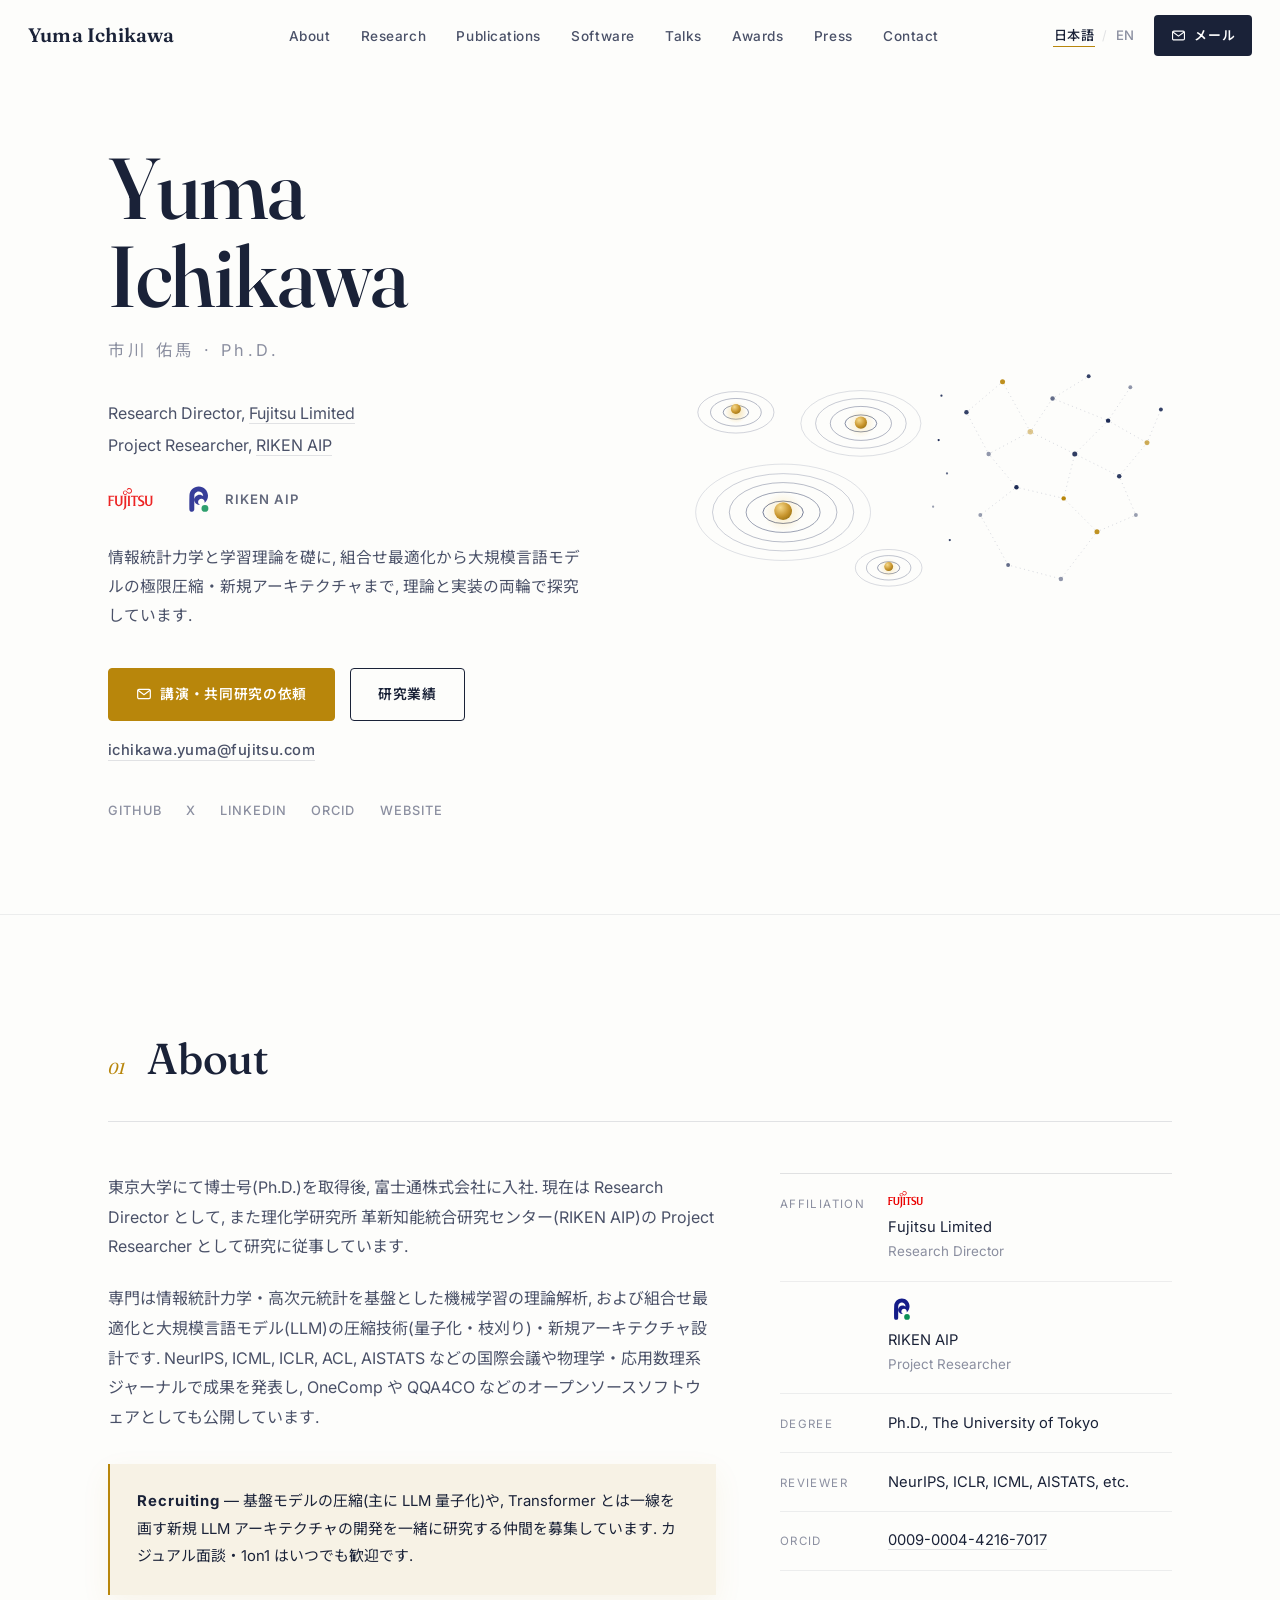
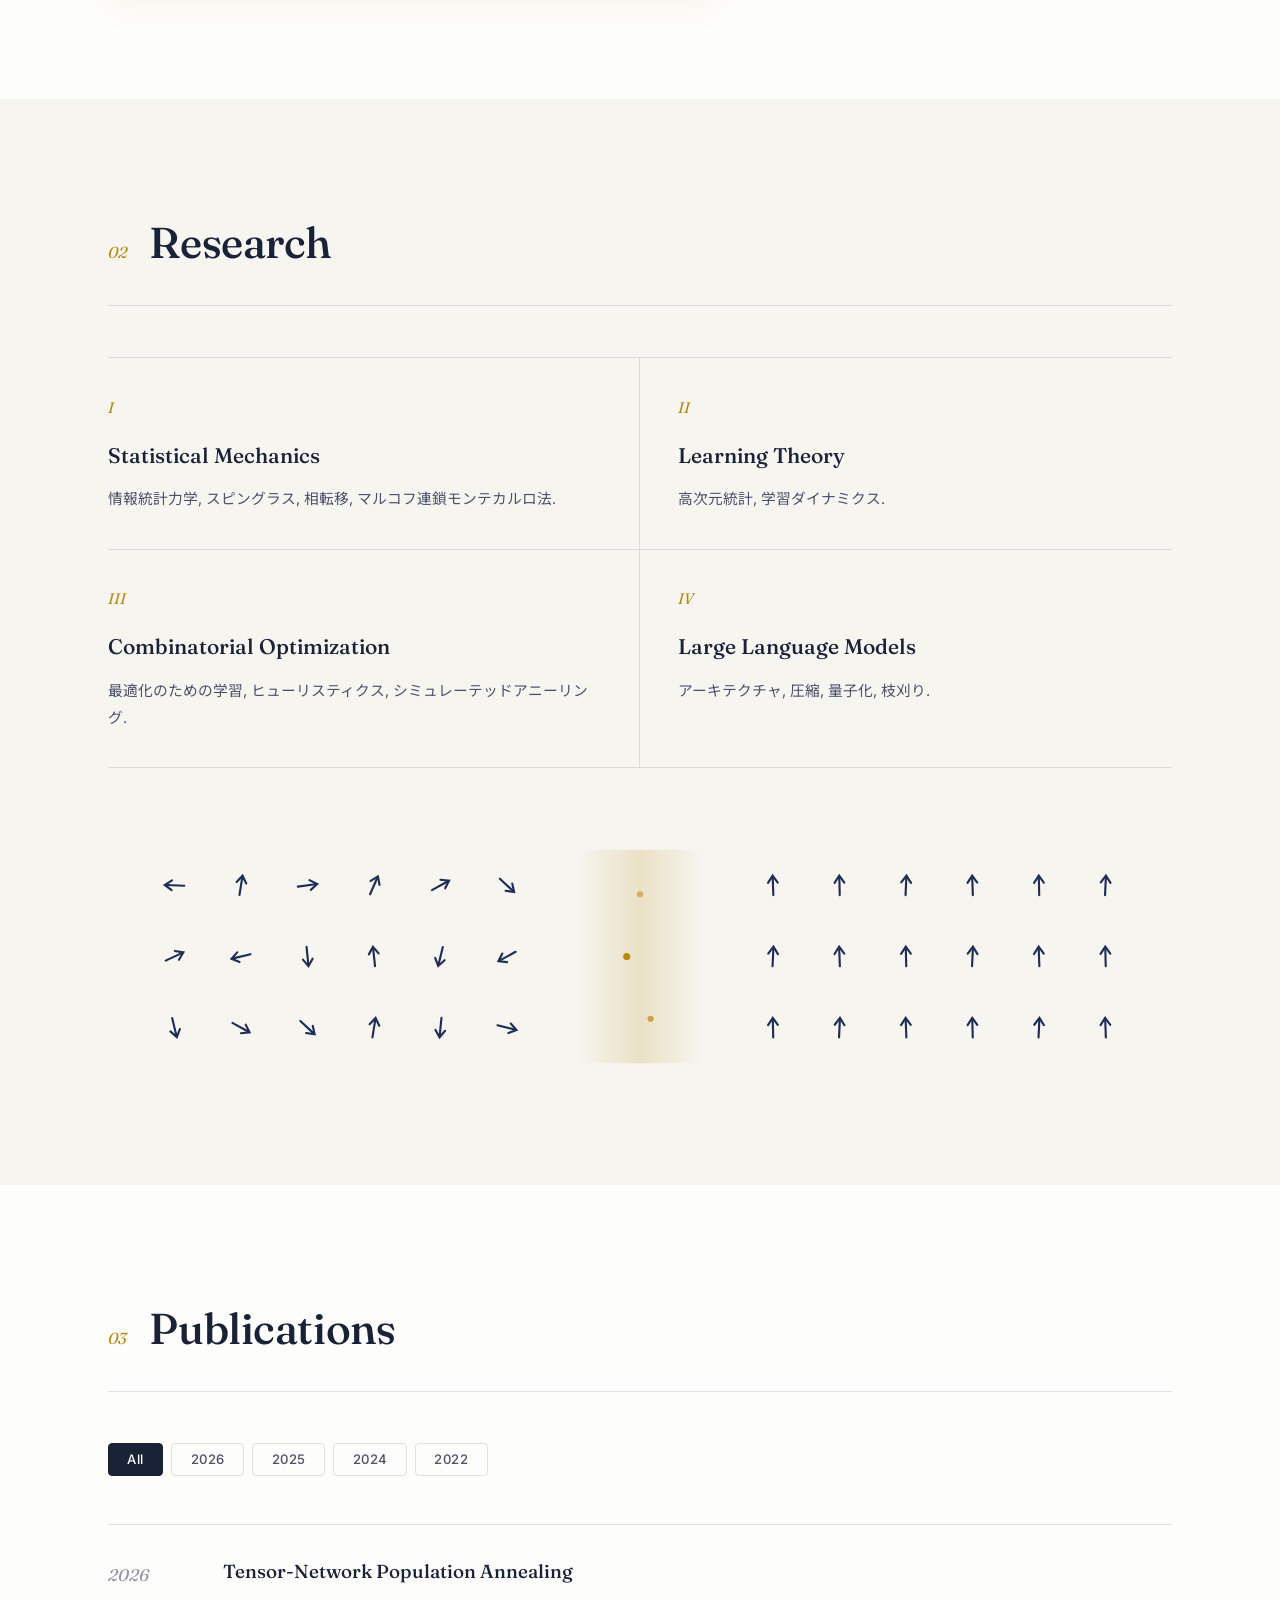
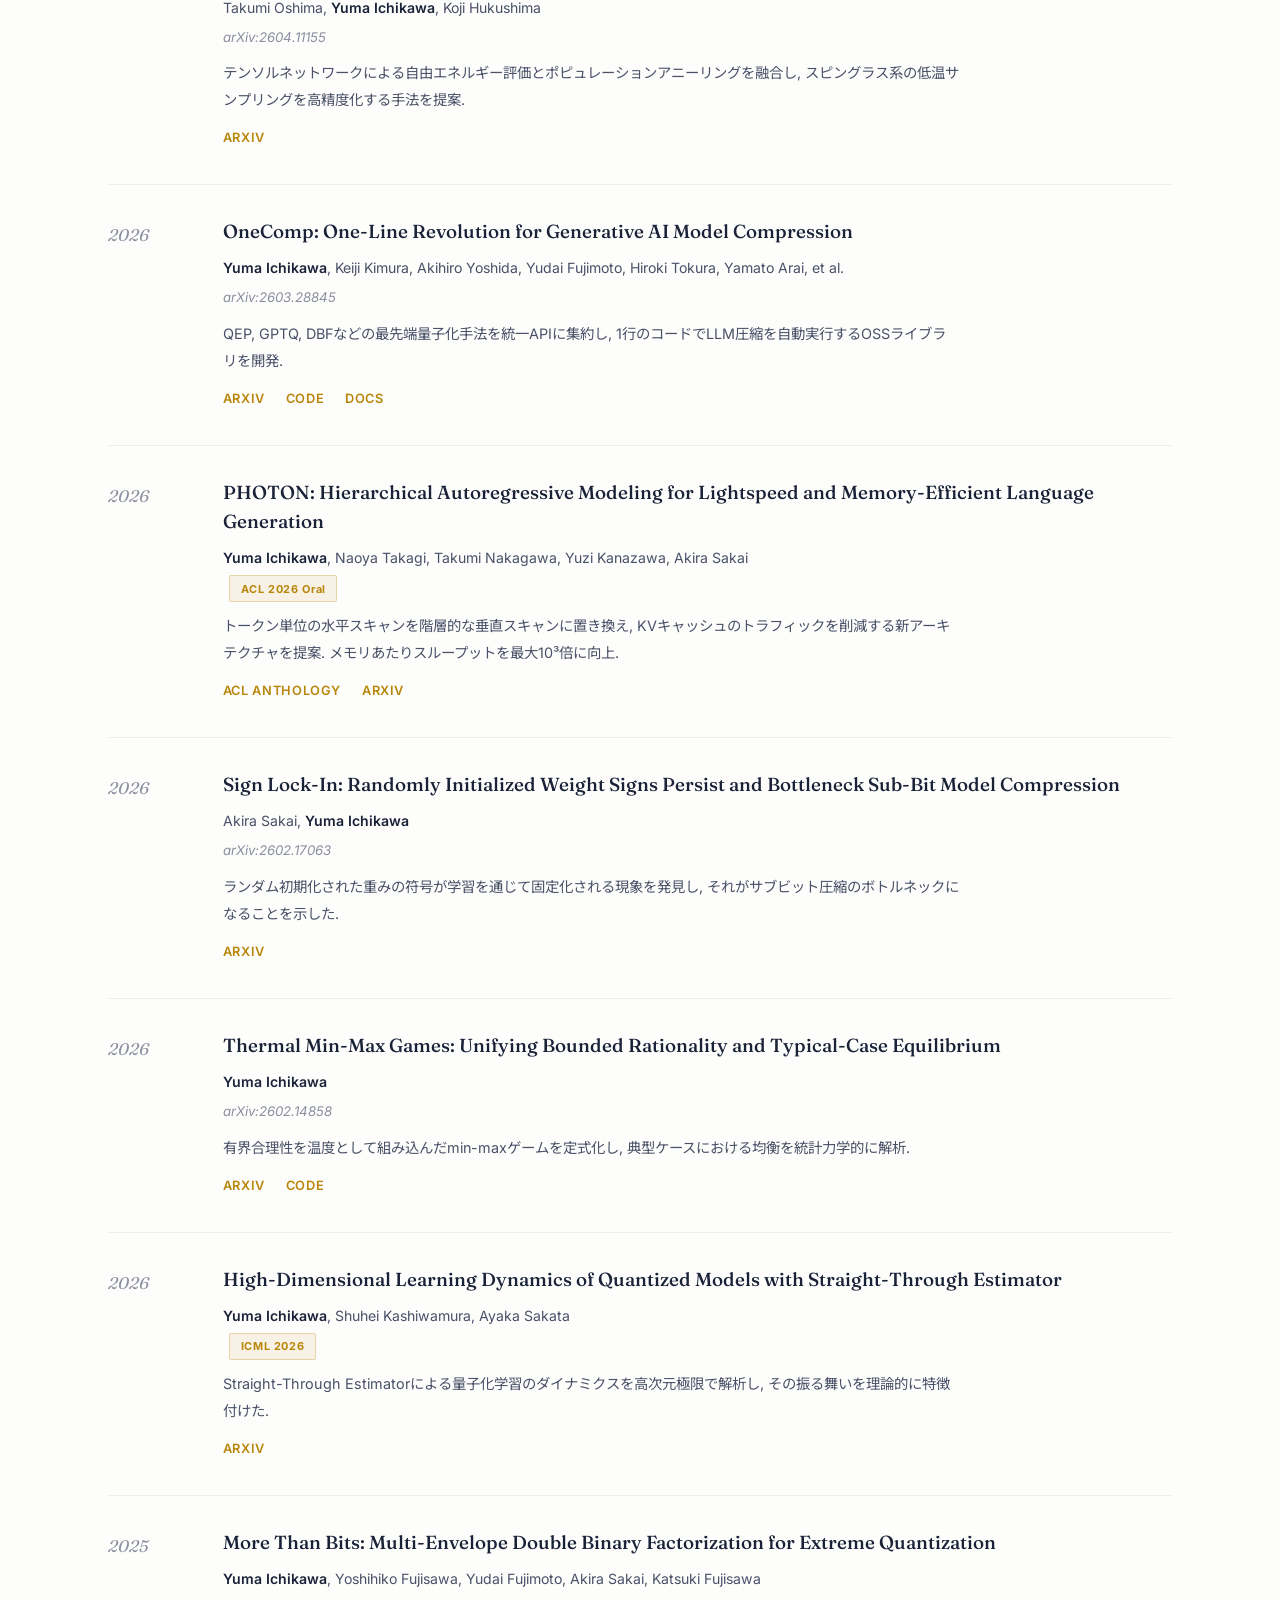
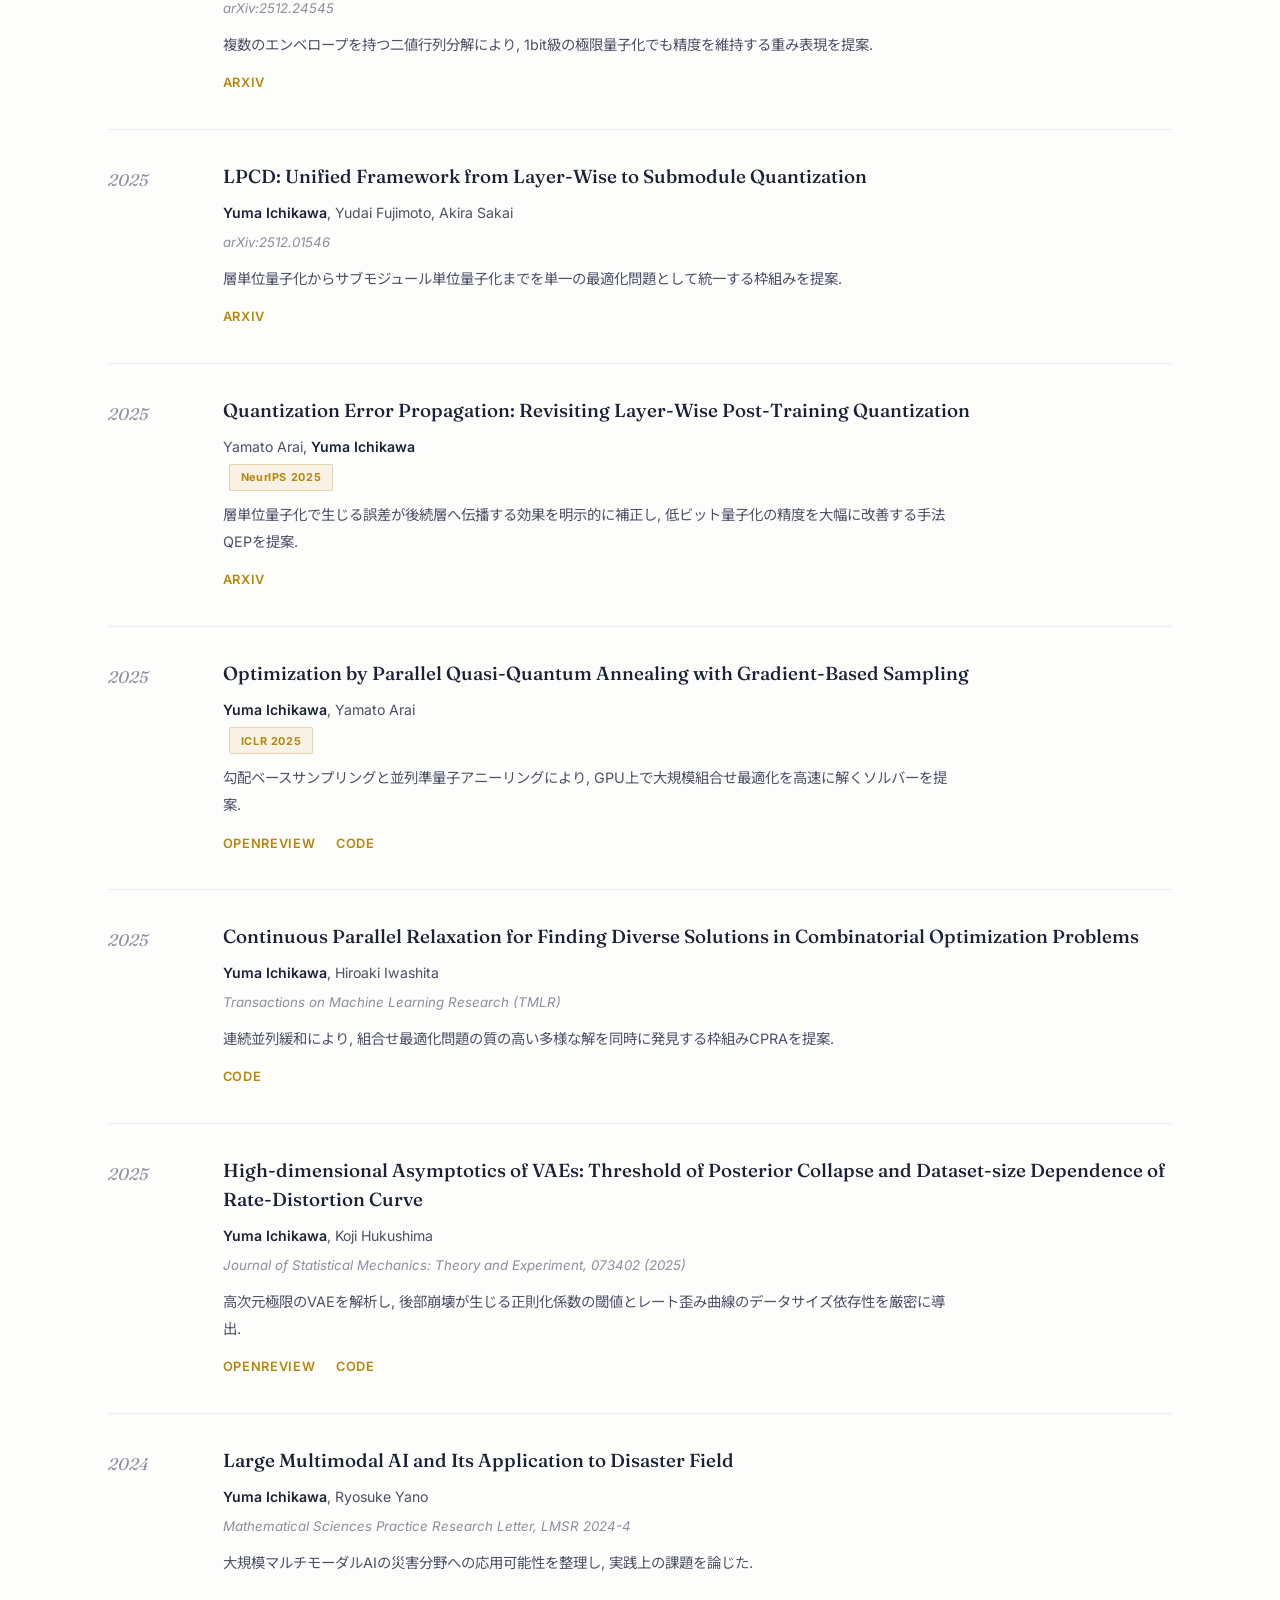
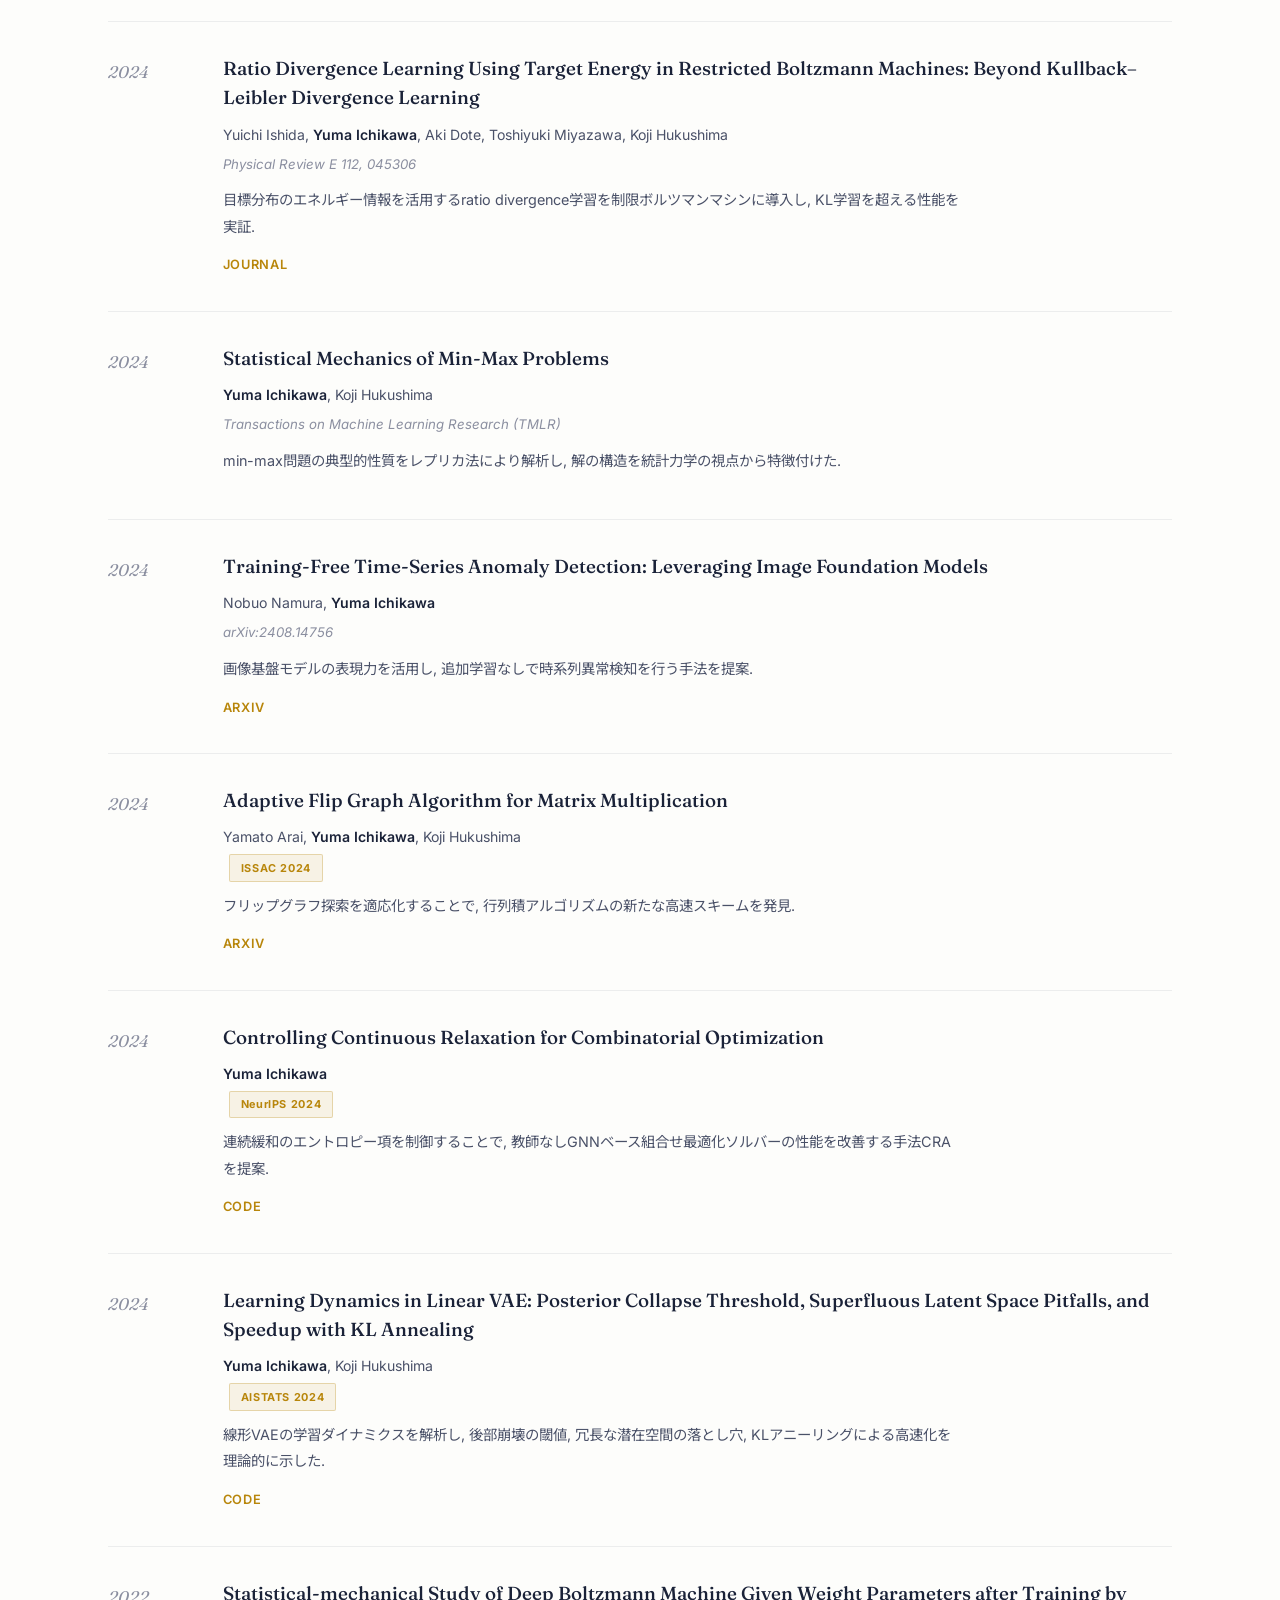
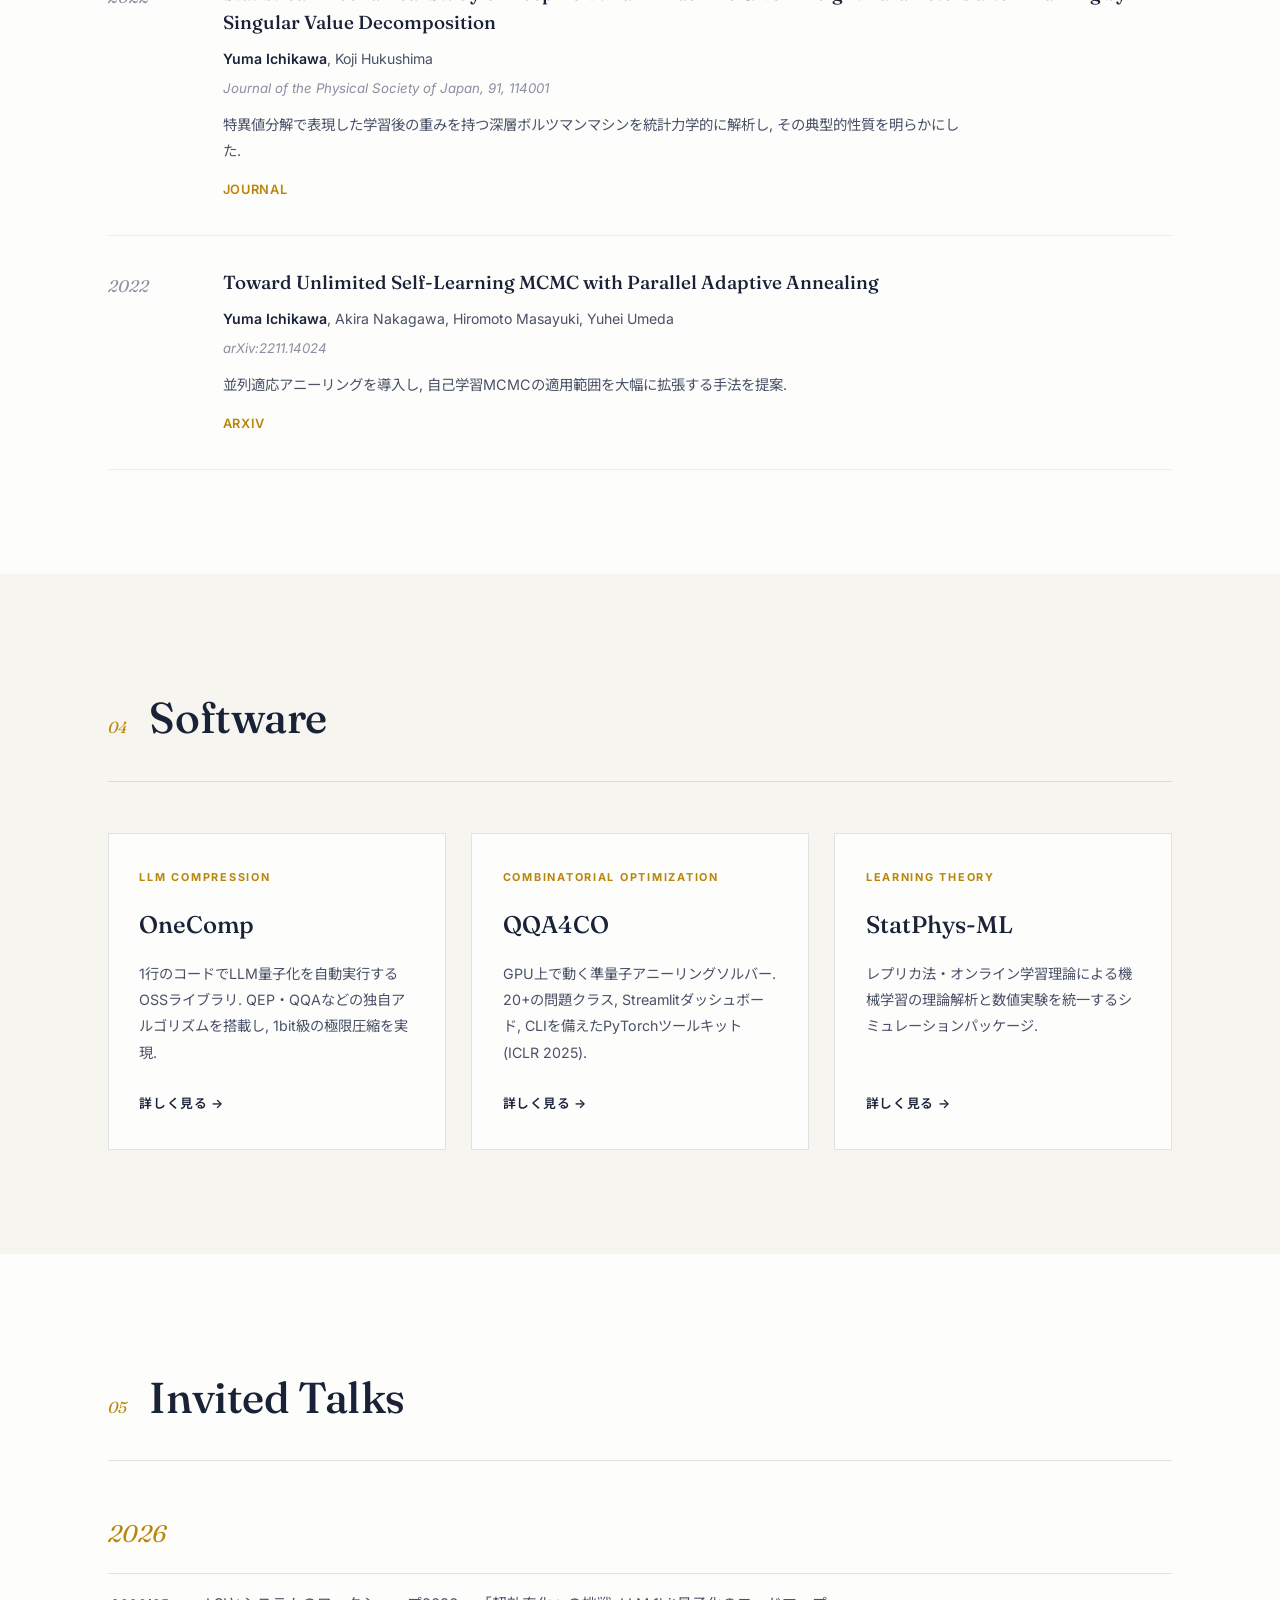
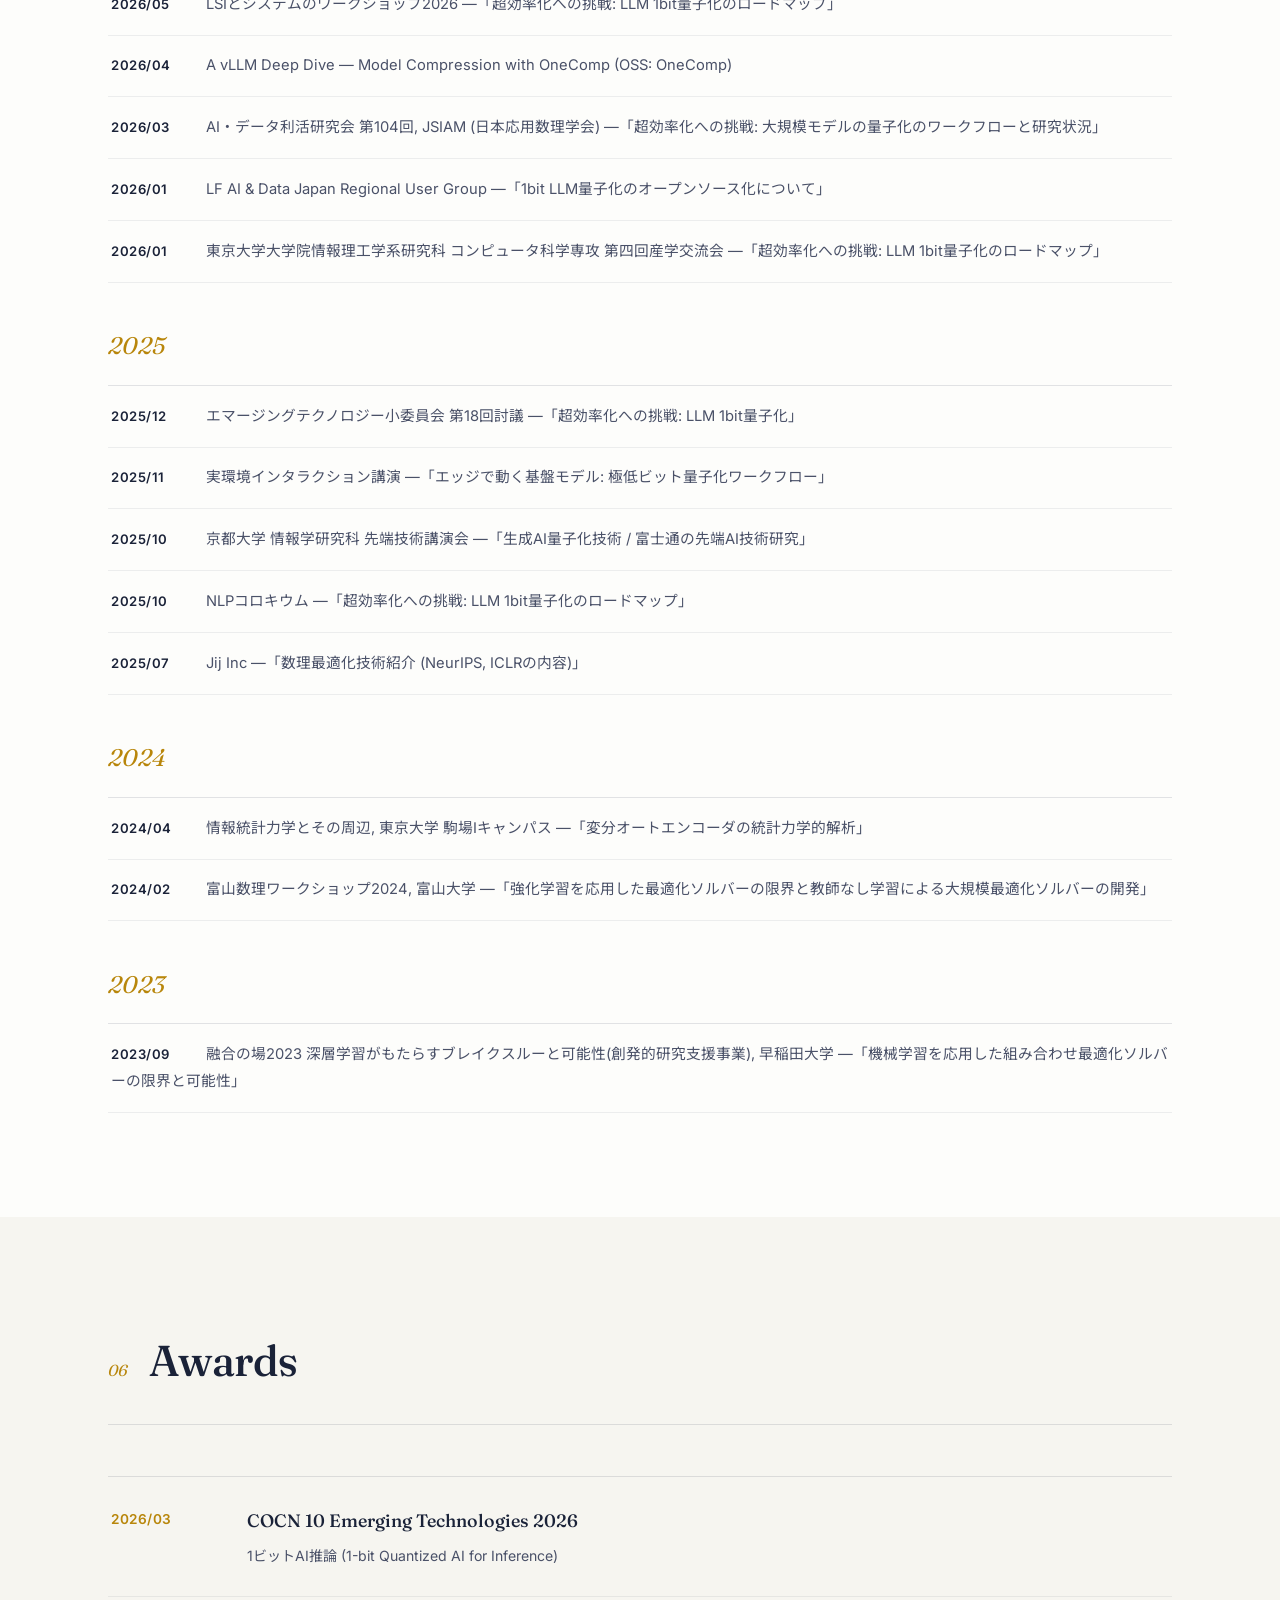
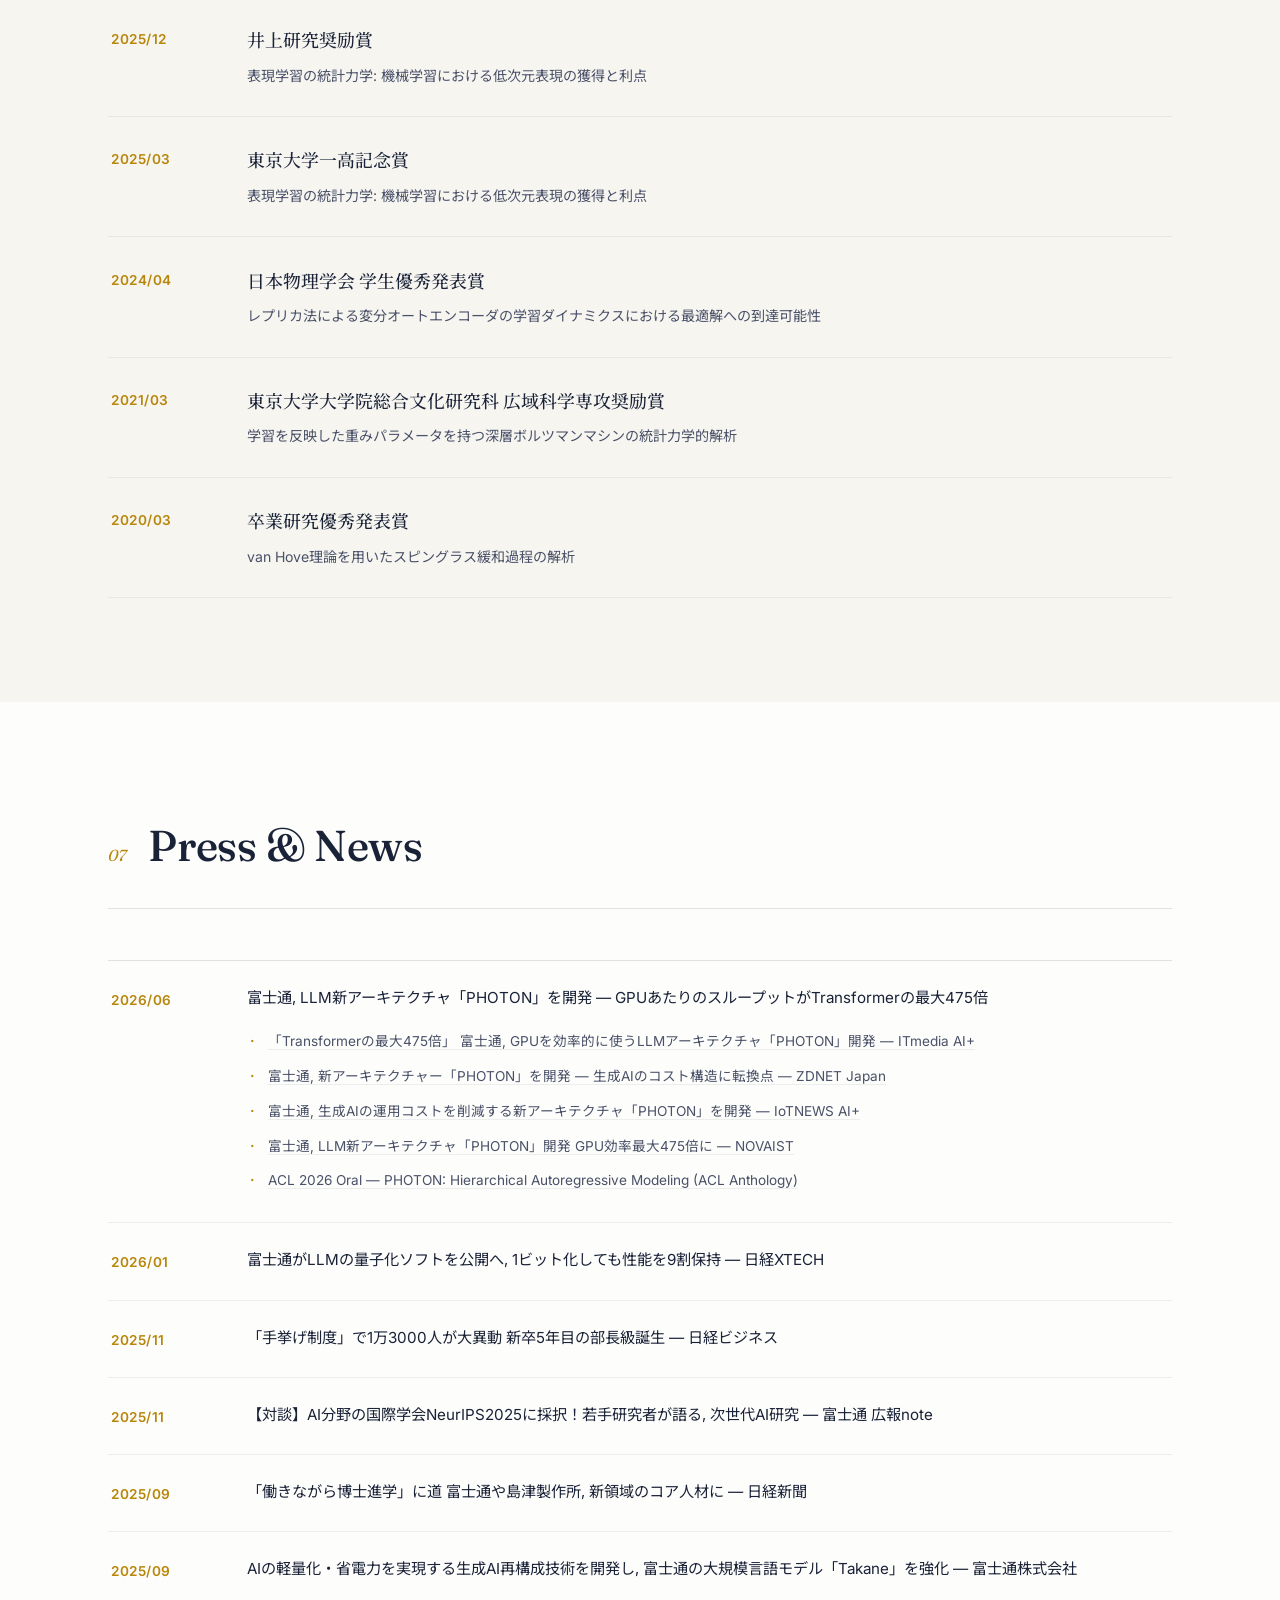
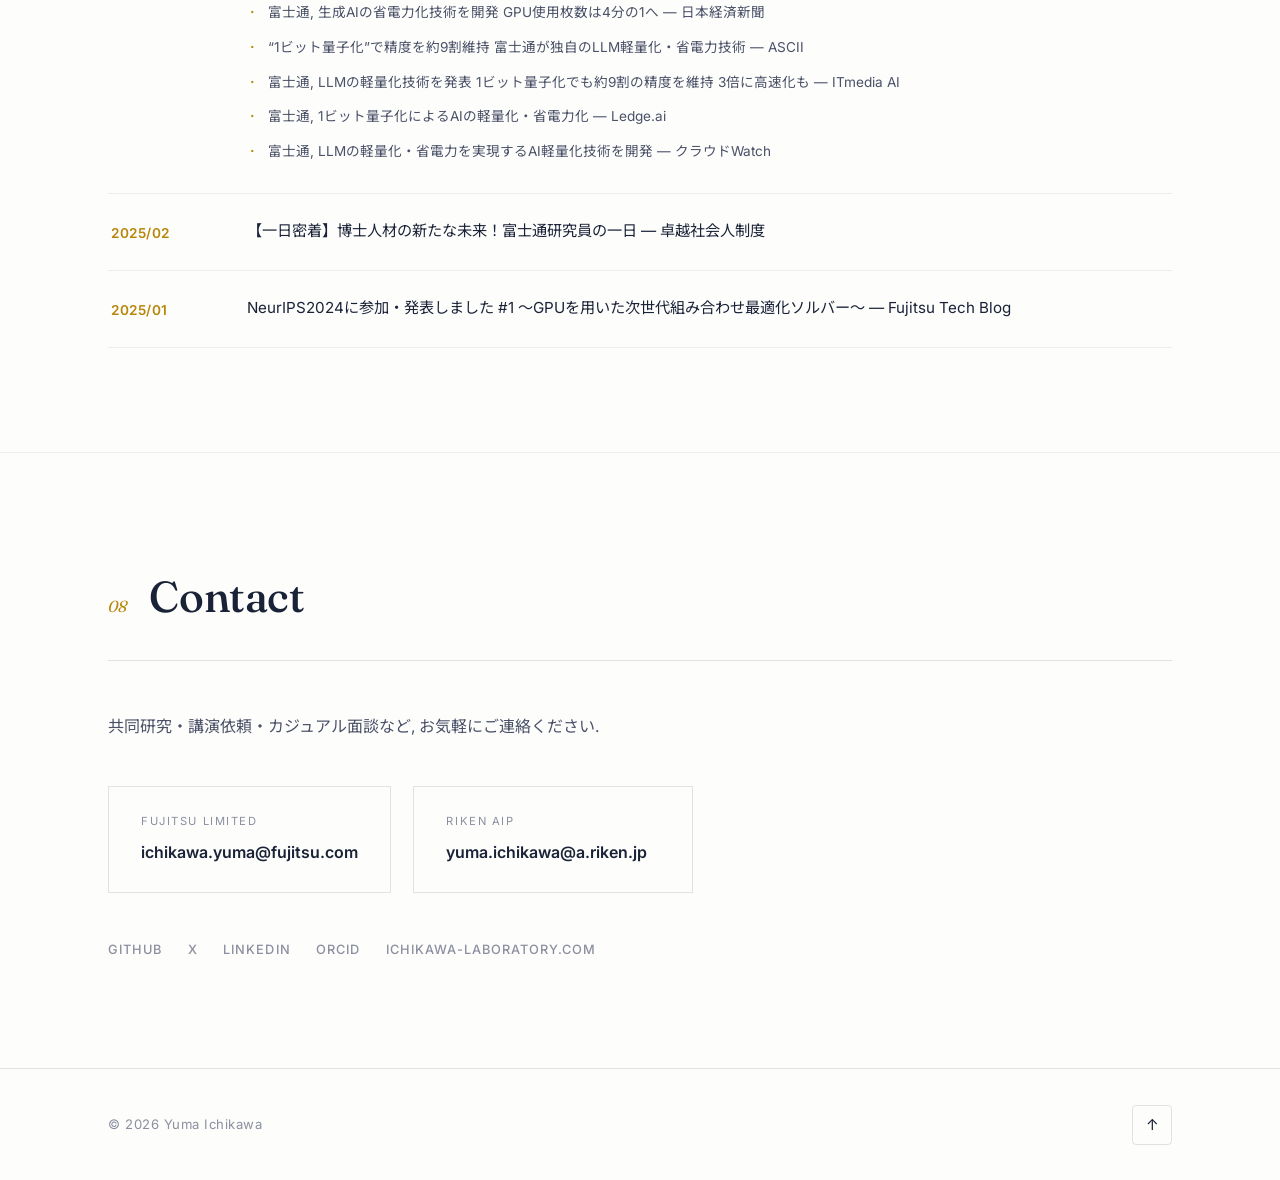
<file: index.html>
<!DOCTYPE html>
<html lang="ja" data-lang="ja">
<head>
<meta charset="UTF-8" />
<meta name="viewport" content="width=device-width, initial-scale=1.0" />
<title>Yuma Ichikawa, Ph.D.</title>
<meta name="description" content="Yuma Ichikawa (市川佑馬), Ph.D. — Research Director at Fujitsu Limited / Project Researcher at RIKEN AIP. Statistical Mechanics, Learning Theory, Combinatorial Optimization, LLM Compression." />
<meta name="theme-color" content="#fdfdfb" />

<meta property="og:title" content="Yuma Ichikawa, Ph.D." />
<meta property="og:description" content="Research Director, Fujitsu Limited / Project Researcher, RIKEN AIP. Statistical Mechanics, Learning Theory, Combinatorial Optimization, LLM Compression." />
<meta property="og:type" content="website" />
<meta property="og:image" content="https://yuma-ichikawa.github.io/assets/img/hero-landscape.png" />

<link rel="icon" type="image/svg+xml" href="assets/img/favicon.svg" />
<link rel="mask-icon" href="assets/img/favicon.svg" color="#1e2c56" />
<link rel="preconnect" href="https://fonts.googleapis.com" />
<link rel="preconnect" href="https://fonts.gstatic.com" crossorigin />
<link href="https://fonts.googleapis.com/css2?family=Fraunces:ital,opsz,wght@0,9..144,300..700;1,9..144,300..700&family=Inter:wght@400;500;600;700&family=Noto+Sans+JP:wght@400;500;700&family=Noto+Serif+JP:wght@500;600&display=swap" rel="stylesheet" />
<link rel="stylesheet" href="css/style.css" />
</head>
<body>

<div class="progress-bar" id="progressBar"></div>

<!-- ========== HEADER ========== -->
<header class="site-header" id="siteHeader">
  <nav class="nav container-wide">
    <a href="#home" class="wordmark">Yuma&nbsp;Ichikawa</a>

    <button class="nav-toggle" id="navToggle" aria-label="Menu" aria-expanded="false">
      <span></span><span></span>
    </button>

    <ul class="nav-links" id="navLinks">
      <li class="nav-mobile-only">
        <div class="lang-switch" role="group" aria-label="Language">
          <button class="lang-btn" data-set-lang="ja">日本語</button>
          <span class="lang-sep">/</span>
          <button class="lang-btn" data-set-lang="en">EN</button>
        </div>
      </li>
      <li><a href="#about" class="nav-link">About</a></li>
      <li><a href="#research" class="nav-link">Research</a></li>
      <li><a href="#publications" class="nav-link">Publications</a></li>
      <li><a href="software.html" class="nav-link">Software</a></li>
      <li><a href="#talks" class="nav-link">Talks</a></li>
      <li><a href="#awards" class="nav-link">Awards</a></li>
      <li><a href="#press" class="nav-link">Press</a></li>
      <li><a href="#contact" class="nav-link">Contact</a></li>
      <li class="nav-mobile-only">
        <a class="btn-mail" href="mailto:ichikawa.yuma@fujitsu.com">
          <svg viewBox="0 0 24 24" fill="none" stroke="currentColor" stroke-width="1.8" aria-hidden="true"><rect x="2.5" y="5" width="19" height="14" rx="2"/><path d="M3 6.5 12 13l9-6.5"/></svg>
          <span class="btn-mail-label"><span class="ja">メール</span><span class="en">Email</span></span>
        </a>
      </li>
    </ul>

    <div class="nav-right">
      <div class="lang-switch" role="group" aria-label="Language">
        <button class="lang-btn" id="langJa" data-set-lang="ja">日本語</button>
        <span class="lang-sep">/</span>
        <button class="lang-btn" id="langEn" data-set-lang="en">EN</button>
      </div>
      <a class="btn-mail" href="mailto:ichikawa.yuma@fujitsu.com">
        <svg viewBox="0 0 24 24" fill="none" stroke="currentColor" stroke-width="1.8" aria-hidden="true"><rect x="2.5" y="5" width="19" height="14" rx="2"/><path d="M3 6.5 12 13l9-6.5"/></svg>
        <span class="btn-mail-label"><span class="ja">メール</span><span class="en">Email</span></span>
      </a>
    </div>
  </nav>
</header>

<main>

  <!-- ========== HERO ========== -->
  <section class="hero" id="home">
    <div class="container hero-grid">
      <div class="hero-copy">
        <h1 class="hero-name reveal">Yuma<br />Ichikawa</h1>
        <p class="hero-name-jp reveal"><span class="ja">市川 佑馬 &middot; Ph.D.</span><span class="en">Ph.D. (The University of Tokyo)</span></p>

        <p class="hero-role reveal">
          Research Director, <a href="https://www.fujitsu.com/" target="_blank" rel="noopener">Fujitsu Limited</a><br />
          Project Researcher, <a href="https://aip.riken.jp/" target="_blank" rel="noopener">RIKEN AIP</a>
        </p>

        <div class="hero-affil reveal" aria-label="Affiliations">
          <a href="https://www.fujitsu.com/" target="_blank" rel="noopener"><img class="hero-affil-fujitsu" src="assets/img/logo-fujitsu.svg" alt="Fujitsu" /></a>
          <a href="https://aip.riken.jp/" target="_blank" rel="noopener" class="hero-affil-riken"><img src="assets/img/logo-riken.svg" alt="RIKEN" /><span>RIKEN AIP</span></a>
        </div>

        <p class="hero-tagline reveal">
          <span class="ja">情報統計力学と学習理論を礎に, 組合せ最適化から大規模言語モデルの極限圧縮・新規アーキテクチャまで, 理論と実装の両輪で探究しています.</span>
          <span class="en">Grounded in statistical mechanics and learning theory, I explore everything from combinatorial optimization to extreme LLM compression and novel architectures — in both theory and practice.</span>
        </p>

        <div class="hero-actions reveal">
          <a href="mailto:ichikawa.yuma@fujitsu.com" class="btn btn-gold">
            <svg viewBox="0 0 24 24" fill="none" stroke="currentColor" stroke-width="1.8" aria-hidden="true"><rect x="2.5" y="5" width="19" height="14" rx="2"/><path d="M3 6.5 12 13l9-6.5"/></svg>
            <span class="ja">講演・共同研究の依頼</span><span class="en">Speaking &amp; Collaboration</span>
          </a>
          <a href="#publications" class="btn btn-line"><span class="ja">研究業績</span><span class="en">Publications</span></a>
        </div>

        <p class="hero-mail reveal">
          <a href="mailto:ichikawa.yuma@fujitsu.com">ichikawa.yuma@fujitsu.com</a>
        </p>

        <div class="hero-socials reveal">
          <a href="https://github.com/Yuma-Ichikawa" target="_blank" rel="noopener" aria-label="GitHub">GitHub</a>
          <a href="https://twitter.com/yuma_1_or" target="_blank" rel="noopener" aria-label="X">X</a>
          <a href="https://linkedin.com/in/ichikawayuma1111" target="_blank" rel="noopener" aria-label="LinkedIn">LinkedIn</a>
          <a href="https://orcid.org/0009-0004-4216-7017" target="_blank" rel="noopener" aria-label="ORCID">ORCID</a>
          <a href="https://ichikawa-laboratory.com/" target="_blank" rel="noopener" aria-label="Website">Website</a>
        </div>
      </div>

      <figure class="hero-art reveal">
        <img src="assets/img/hero-animated.svg" alt="Animated energy landscape flowing into a neural network" />
      </figure>
    </div>
  </section>

  <!-- ========== ABOUT ========== -->
  <section class="section" id="about">
    <div class="container">
      <div class="section-head reveal">
        <span class="section-no">01</span>
        <h2 class="section-title">About</h2>
      </div>

      <div class="about-grid">
        <div class="about-text reveal">
          <p>
            <span class="ja">東京大学にて博士号(Ph.D.)を取得後, 富士通株式会社に入社. 現在は Research Director として, また理化学研究所 革新知能統合研究センター(RIKEN AIP)の Project Researcher として研究に従事しています.</span>
            <span class="en">After receiving a Ph.D. from The University of Tokyo, I joined Fujitsu Limited, where I currently serve as a Research Director. I am also a Project Researcher at the RIKEN Center for Advanced Intelligence Project (AIP).</span>
          </p>
          <p>
            <span class="ja">専門は情報統計力学・高次元統計を基盤とした機械学習の理論解析, および組合せ最適化と大規模言語モデル(LLM)の圧縮技術(量子化・枝刈り)・新規アーキテクチャ設計です. NeurIPS, ICML, ICLR, ACL, AISTATS などの国際会議や物理学・応用数理系ジャーナルで成果を発表し, OneComp や QQA4CO などのオープンソースソフトウェアとしても公開しています.</span>
            <span class="en">My expertise lies in the theoretical analysis of machine learning via statistical mechanics and high-dimensional statistics, combinatorial optimization, and LLM compression (quantization and pruning) as well as novel architecture design. I publish at venues such as NeurIPS, ICML, ICLR, ACL, and AISTATS, and release open-source software including OneComp and QQA4CO.</span>
          </p>
          <div class="about-callout">
            <p>
              <span class="ja"><strong>Recruiting</strong> — 基盤モデルの圧縮(主に LLM 量子化)や, Transformer とは一線を画す新規 LLM アーキテクチャの開発を一緒に研究する仲間を募集しています. カジュアル面談・1on1 はいつでも歓迎です.</span>
              <span class="en"><strong>Recruiting</strong> — We are looking for researchers to advance foundation-model compression (primarily quantization) and to build next-generation, non-Transformer LLMs. Casual chats and 1-on-1s are always welcome.</span>
            </p>
          </div>
        </div>

        <aside class="about-facts reveal">
          <dl>
            <div><dt>Affiliation</dt><dd><img class="aff-logo aff-logo-fujitsu" src="assets/img/logo-fujitsu.svg" alt="Fujitsu" />Fujitsu Limited<br /><span class="muted">Research Director</span></dd></div>
            <div><dt></dt><dd><img class="aff-logo aff-logo-riken" src="assets/img/logo-riken.svg" alt="RIKEN" />RIKEN AIP<br /><span class="muted">Project Researcher</span></dd></div>
            <div><dt>Degree</dt><dd>Ph.D., The University of Tokyo</dd></div>
            <div><dt>Reviewer</dt><dd>NeurIPS, ICLR, ICML, AISTATS, etc.</dd></div>
            <div><dt>ORCID</dt><dd><a href="https://orcid.org/0009-0004-4216-7017" target="_blank" rel="noopener">0009-0004-4216-7017</a></dd></div>
          </dl>
        </aside>
      </div>
    </div>
  </section>

  <!-- ========== RESEARCH ========== -->
  <section class="section section-tinted" id="research">
    <div class="container">
      <div class="section-head reveal">
        <span class="section-no">02</span>
        <h2 class="section-title">Research</h2>
      </div>

      <div class="research-grid">
        <article class="research-card reveal">
          <span class="research-index">I</span>
          <h3>Statistical Mechanics</h3>
          <p>
            <span class="ja">情報統計力学, スピングラス, 相転移, マルコフ連鎖モンテカルロ法.</span>
            <span class="en">Information statistical mechanics, spin glasses, phase transitions, Markov chain Monte Carlo.</span>
          </p>
        </article>
        <article class="research-card reveal">
          <span class="research-index">II</span>
          <h3>Learning Theory</h3>
          <p>
            <span class="ja">高次元統計, 学習ダイナミクス.</span>
            <span class="en">High-dimensional statistics, learning dynamics.</span>
          </p>
        </article>
        <article class="research-card reveal">
          <span class="research-index">III</span>
          <h3>Combinatorial Optimization</h3>
          <p>
            <span class="ja">最適化のための学習, ヒューリスティクス, シミュレーテッドアニーリング.</span>
            <span class="en">Learning for optimization, heuristics, simulated annealing.</span>
          </p>
        </article>
        <article class="research-card reveal">
          <span class="research-index">IV</span>
          <h3>Large Language Models</h3>
          <p>
            <span class="ja">アーキテクチャ, 圧縮, 量子化, 枝刈り.</span>
            <span class="en">Architecture, compression, quantization, pruning.</span>
          </p>
        </article>
      </div>

      <figure class="research-banner reveal">
        <img src="assets/img/research-spins.svg" alt="Animated spins transitioning from disorder to order across a critical point" loading="lazy" />
      </figure>
    </div>
  </section>

  <!-- ========== PUBLICATIONS ========== -->
  <section class="section" id="publications">
    <div class="container">
      <div class="section-head reveal">
        <span class="section-no">03</span>
        <h2 class="section-title">Publications</h2>
      </div>

      <div class="year-filter reveal" id="pubFilter">
        <button class="chip is-active" data-year="all">All</button>
        <button class="chip" data-year="2026">2026</button>
        <button class="chip" data-year="2025">2025</button>
        <button class="chip" data-year="2024">2024</button>
        <button class="chip" data-year="2022">2022</button>
      </div>

      <div class="pub-list" id="pubList">

        <article class="pub-item reveal" data-year="2026">
          <span class="pub-year">2026</span>
          <div class="pub-body">
            <h3 class="pub-title">Tensor-Network Population Annealing</h3>
            <p class="pub-authors">Takumi Oshima, <strong>Yuma Ichikawa</strong>, Koji Hukushima</p>
            <p class="pub-venue">arXiv:2604.11155</p>
            <p class="pub-desc">
              <span class="ja">テンソルネットワークによる自由エネルギー評価とポピュレーションアニーリングを融合し, スピングラス系の低温サンプリングを高精度化する手法を提案.</span>
              <span class="en">Combines tensor-network free-energy estimation with population annealing to achieve accurate low-temperature sampling of spin-glass systems.</span>
            </p>
            <div class="pub-links"><a href="https://arxiv.org/abs/2604.11155" target="_blank" rel="noopener">arXiv</a></div>
          </div>
        </article>

        <article class="pub-item reveal" data-year="2026">
          <span class="pub-year">2026</span>
          <div class="pub-body">
            <h3 class="pub-title">OneComp: One-Line Revolution for Generative AI Model Compression</h3>
            <p class="pub-authors"><strong>Yuma Ichikawa</strong>, Keiji Kimura, Akihiro Yoshida, Yudai Fujimoto, Hiroki Tokura, Yamato Arai, et al.</p>
            <p class="pub-venue">arXiv:2603.28845</p>
            <p class="pub-desc">
              <span class="ja">QEP, GPTQ, DBFなどの最先端量子化手法を統一APIに集約し, 1行のコードでLLM圧縮を自動実行するOSSライブラリを開発.</span>
              <span class="en">An OSS library unifying state-of-the-art quantization methods (QEP, GPTQ, DBF, etc.) behind a single API — compressing LLMs with one line of code.</span>
            </p>
            <div class="pub-links"><a href="https://arxiv.org/abs/2603.28845" target="_blank" rel="noopener">arXiv</a><a href="https://github.com/FujitsuResearch/OneCompression" target="_blank" rel="noopener">Code</a><a href="https://fujitsuresearch.github.io/OneCompression/" target="_blank" rel="noopener">Docs</a></div>
          </div>
        </article>

        <article class="pub-item reveal" data-year="2026">
          <span class="pub-year">2026</span>
          <div class="pub-body">
            <h3 class="pub-title">PHOTON: Hierarchical Autoregressive Modeling for Lightspeed and Memory-Efficient Language Generation</h3>
            <p class="pub-authors"><strong>Yuma Ichikawa</strong>, Naoya Takagi, Takumi Nakagawa, Yuzi Kanazawa, Akira Sakai</p>
            <p class="pub-venue"><span class="badge">ACL 2026 Oral</span></p>
            <p class="pub-desc">
              <span class="ja">トークン単位の水平スキャンを階層的な垂直スキャンに置き換え, KVキャッシュのトラフィックを削減する新アーキテクチャを提案. メモリあたりスループットを最大10³倍に向上.</span>
              <span class="en">Replaces horizontal token-by-token scanning with vertical, multi-resolution context scanning, cutting KV-cache traffic and yielding up to 10³× higher throughput per unit memory.</span>
            </p>
            <div class="pub-links"><a href="https://aclanthology.org/2026.acl-long.1778/" target="_blank" rel="noopener">ACL Anthology</a><a href="https://arxiv.org/abs/2512.20687" target="_blank" rel="noopener">arXiv</a></div>
          </div>
        </article>

        <article class="pub-item reveal" data-year="2026">
          <span class="pub-year">2026</span>
          <div class="pub-body">
            <h3 class="pub-title">Sign Lock-In: Randomly Initialized Weight Signs Persist and Bottleneck Sub-Bit Model Compression</h3>
            <p class="pub-authors">Akira Sakai, <strong>Yuma Ichikawa</strong></p>
            <p class="pub-venue">arXiv:2602.17063</p>
            <p class="pub-desc">
              <span class="ja">ランダム初期化された重みの符号が学習を通じて固定化される現象を発見し, それがサブビット圧縮のボトルネックになることを示した.</span>
              <span class="en">Discovers that randomly initialized weight signs persist through training, and shows this "sign lock-in" bottlenecks sub-bit model compression.</span>
            </p>
            <div class="pub-links"><a href="https://arxiv.org/abs/2602.17063" target="_blank" rel="noopener">arXiv</a></div>
          </div>
        </article>

        <article class="pub-item reveal" data-year="2026">
          <span class="pub-year">2026</span>
          <div class="pub-body">
            <h3 class="pub-title">Thermal Min-Max Games: Unifying Bounded Rationality and Typical-Case Equilibrium</h3>
            <p class="pub-authors"><strong>Yuma Ichikawa</strong></p>
            <p class="pub-venue">arXiv:2602.14858</p>
            <p class="pub-desc">
              <span class="ja">有界合理性を温度として組み込んだmin-maxゲームを定式化し, 典型ケースにおける均衡を統計力学的に解析.</span>
              <span class="en">Formulates min-max games with bounded rationality as temperature, and analyzes typical-case equilibria via statistical mechanics.</span>
            </p>
            <div class="pub-links"><a href="https://arxiv.org/abs/2602.14858" target="_blank" rel="noopener">arXiv</a><a href="https://github.com/Yuma-Ichikawa/min-max-game-replica" target="_blank" rel="noopener">Code</a></div>
          </div>
        </article>

        <article class="pub-item reveal" data-year="2026">
          <span class="pub-year">2026</span>
          <div class="pub-body">
            <h3 class="pub-title">High-Dimensional Learning Dynamics of Quantized Models with Straight-Through Estimator</h3>
            <p class="pub-authors"><strong>Yuma Ichikawa</strong>, Shuhei Kashiwamura, Ayaka Sakata</p>
            <p class="pub-venue"><span class="badge">ICML 2026</span></p>
            <p class="pub-desc">
              <span class="ja">Straight-Through Estimatorによる量子化学習のダイナミクスを高次元極限で解析し, その振る舞いを理論的に特徴付けた.</span>
              <span class="en">Analyzes the learning dynamics of quantized models trained with the straight-through estimator in the high-dimensional limit.</span>
            </p>
            <div class="pub-links"><a href="https://arxiv.org/abs/2510.10693" target="_blank" rel="noopener">arXiv</a></div>
          </div>
        </article>

        <article class="pub-item reveal" data-year="2025">
          <span class="pub-year">2025</span>
          <div class="pub-body">
            <h3 class="pub-title">More Than Bits: Multi-Envelope Double Binary Factorization for Extreme Quantization</h3>
            <p class="pub-authors"><strong>Yuma Ichikawa</strong>, Yoshihiko Fujisawa, Yudai Fujimoto, Akira Sakai, Katsuki Fujisawa</p>
            <p class="pub-venue">arXiv:2512.24545</p>
            <p class="pub-desc">
              <span class="ja">複数のエンベロープを持つ二値行列分解により, 1bit級の極限量子化でも精度を維持する重み表現を提案.</span>
              <span class="en">Proposes a multi-envelope double binary factorization that preserves accuracy even under extreme 1-bit-class quantization.</span>
            </p>
            <div class="pub-links"><a href="https://arxiv.org/abs/2512.24545" target="_blank" rel="noopener">arXiv</a></div>
          </div>
        </article>

        <article class="pub-item reveal" data-year="2025">
          <span class="pub-year">2025</span>
          <div class="pub-body">
            <h3 class="pub-title">LPCD: Unified Framework from Layer-Wise to Submodule Quantization</h3>
            <p class="pub-authors"><strong>Yuma Ichikawa</strong>, Yudai Fujimoto, Akira Sakai</p>
            <p class="pub-venue">arXiv:2512.01546</p>
            <p class="pub-desc">
              <span class="ja">層単位量子化からサブモジュール単位量子化までを単一の最適化問題として統一する枠組みを提案.</span>
              <span class="en">A unified optimization framework spanning layer-wise to submodule-level post-training quantization.</span>
            </p>
            <div class="pub-links"><a href="https://arxiv.org/abs/2512.01546" target="_blank" rel="noopener">arXiv</a></div>
          </div>
        </article>

        <article class="pub-item reveal" data-year="2025">
          <span class="pub-year">2025</span>
          <div class="pub-body">
            <h3 class="pub-title">Quantization Error Propagation: Revisiting Layer-Wise Post-Training Quantization</h3>
            <p class="pub-authors">Yamato Arai, <strong>Yuma Ichikawa</strong></p>
            <p class="pub-venue"><span class="badge">NeurIPS 2025</span></p>
            <p class="pub-desc">
              <span class="ja">層単位量子化で生じる誤差が後続層へ伝播する効果を明示的に補正し, 低ビット量子化の精度を大幅に改善する手法QEPを提案.</span>
              <span class="en">QEP explicitly compensates for quantization errors propagating to subsequent layers, substantially improving low-bit post-training quantization.</span>
            </p>
            <div class="pub-links"><a href="https://arxiv.org/abs/2504.09629" target="_blank" rel="noopener">arXiv</a></div>
          </div>
        </article>

        <article class="pub-item reveal" data-year="2025">
          <span class="pub-year">2025</span>
          <div class="pub-body">
            <h3 class="pub-title">Optimization by Parallel Quasi-Quantum Annealing with Gradient-Based Sampling</h3>
            <p class="pub-authors"><strong>Yuma Ichikawa</strong>, Yamato Arai</p>
            <p class="pub-venue"><span class="badge">ICLR 2025</span></p>
            <p class="pub-desc">
              <span class="ja">勾配ベースサンプリングと並列準量子アニーリングにより, GPU上で大規模組合せ最適化を高速に解くソルバーを提案.</span>
              <span class="en">A GPU solver for large-scale combinatorial optimization via parallel quasi-quantum annealing with gradient-based sampling.</span>
            </p>
            <div class="pub-links"><a href="https://openreview.net/forum?id=9EfBeXaXf0" target="_blank" rel="noopener">OpenReview</a><a href="https://github.com/Yuma-Ichikawa/QQA4CO" target="_blank" rel="noopener">Code</a></div>
          </div>
        </article>

        <article class="pub-item reveal" data-year="2025">
          <span class="pub-year">2025</span>
          <div class="pub-body">
            <h3 class="pub-title">Continuous Parallel Relaxation for Finding Diverse Solutions in Combinatorial Optimization Problems</h3>
            <p class="pub-authors"><strong>Yuma Ichikawa</strong>, Hiroaki Iwashita</p>
            <p class="pub-venue">Transactions on Machine Learning Research (TMLR)</p>
            <p class="pub-desc">
              <span class="ja">連続並列緩和により, 組合せ最適化問題の質の高い多様な解を同時に発見する枠組みCPRAを提案.</span>
              <span class="en">CPRA finds diverse, high-quality solutions to combinatorial optimization problems simultaneously via continuous parallel relaxation.</span>
            </p>
            <div class="pub-links"><a href="https://github.com/Yuma-Ichikawa/CPRA4CO" target="_blank" rel="noopener">Code</a></div>
          </div>
        </article>

        <article class="pub-item reveal" data-year="2025">
          <span class="pub-year">2025</span>
          <div class="pub-body">
            <h3 class="pub-title">High-dimensional Asymptotics of VAEs: Threshold of Posterior Collapse and Dataset-size Dependence of Rate-Distortion Curve</h3>
            <p class="pub-authors"><strong>Yuma Ichikawa</strong>, Koji Hukushima</p>
            <p class="pub-venue">Journal of Statistical Mechanics: Theory and Experiment, 073402 (2025)</p>
            <p class="pub-desc">
              <span class="ja">高次元極限のVAEを解析し, 後部崩壊が生じる正則化係数の閾値とレート歪み曲線のデータサイズ依存性を厳密に導出.</span>
              <span class="en">Derives the exact threshold of posterior collapse and the dataset-size dependence of the rate-distortion curve for VAEs in the high-dimensional limit.</span>
            </p>
            <div class="pub-links"><a href="https://openreview.net/forum?id=BdPbmgJ2jo" target="_blank" rel="noopener">OpenReview</a><a href="https://github.com/Yuma-Ichikawa/vae-replica" target="_blank" rel="noopener">Code</a></div>
          </div>
        </article>

        <article class="pub-item reveal" data-year="2024">
          <span class="pub-year">2024</span>
          <div class="pub-body">
            <h3 class="pub-title">Large Multimodal AI and Its Application to Disaster Field</h3>
            <p class="pub-authors"><strong>Yuma Ichikawa</strong>, Ryosuke Yano</p>
            <p class="pub-venue">Mathematical Sciences Practice Research Letter, LMSR 2024-4</p>
            <p class="pub-desc">
              <span class="ja">大規模マルチモーダルAIの災害分野への応用可能性を整理し, 実践上の課題を論じた.</span>
              <span class="en">Surveys applications of large multimodal AI to disaster response and discusses practical challenges.</span>
            </p>
          </div>
        </article>

        <article class="pub-item reveal" data-year="2024">
          <span class="pub-year">2024</span>
          <div class="pub-body">
            <h3 class="pub-title">Ratio Divergence Learning Using Target Energy in Restricted Boltzmann Machines: Beyond Kullback&ndash;Leibler Divergence Learning</h3>
            <p class="pub-authors">Yuichi Ishida, <strong>Yuma Ichikawa</strong>, Aki Dote, Toshiyuki Miyazawa, Koji Hukushima</p>
            <p class="pub-venue">Physical Review E 112, 045306</p>
            <p class="pub-desc">
              <span class="ja">目標分布のエネルギー情報を活用するratio divergence学習を制限ボルツマンマシンに導入し, KL学習を超える性能を実証.</span>
              <span class="en">Introduces ratio-divergence learning that exploits target-energy information in RBMs, outperforming standard KL-divergence learning.</span>
            </p>
            <div class="pub-links"><a href="https://journals.aps.org/pre/abstract/10.1103/PhysRevE.112.045306" target="_blank" rel="noopener">Journal</a></div>
          </div>
        </article>

        <article class="pub-item reveal" data-year="2024">
          <span class="pub-year">2024</span>
          <div class="pub-body">
            <h3 class="pub-title">Statistical Mechanics of Min-Max Problems</h3>
            <p class="pub-authors"><strong>Yuma Ichikawa</strong>, Koji Hukushima</p>
            <p class="pub-venue">Transactions on Machine Learning Research (TMLR)</p>
            <p class="pub-desc">
              <span class="ja">min-max問題の典型的性質をレプリカ法により解析し, 解の構造を統計力学の視点から特徴付けた.</span>
              <span class="en">Characterizes the typical-case properties of min-max problems via the replica method from a statistical-mechanics perspective.</span>
            </p>
          </div>
        </article>

        <article class="pub-item reveal" data-year="2024">
          <span class="pub-year">2024</span>
          <div class="pub-body">
            <h3 class="pub-title">Training-Free Time-Series Anomaly Detection: Leveraging Image Foundation Models</h3>
            <p class="pub-authors">Nobuo Namura, <strong>Yuma Ichikawa</strong></p>
            <p class="pub-venue">arXiv:2408.14756</p>
            <p class="pub-desc">
              <span class="ja">画像基盤モデルの表現力を活用し, 追加学習なしで時系列異常検知を行う手法を提案.</span>
              <span class="en">Leverages image foundation models to detect time-series anomalies without any additional training.</span>
            </p>
            <div class="pub-links"><a href="https://arxiv.org/abs/2408.14756" target="_blank" rel="noopener">arXiv</a></div>
          </div>
        </article>

        <article class="pub-item reveal" data-year="2024">
          <span class="pub-year">2024</span>
          <div class="pub-body">
            <h3 class="pub-title">Adaptive Flip Graph Algorithm for Matrix Multiplication</h3>
            <p class="pub-authors">Yamato Arai, <strong>Yuma Ichikawa</strong>, Koji Hukushima</p>
            <p class="pub-venue"><span class="badge">ISSAC 2024</span></p>
            <p class="pub-desc">
              <span class="ja">フリップグラフ探索を適応化することで, 行列積アルゴリズムの新たな高速スキームを発見.</span>
              <span class="en">An adaptive flip-graph search discovering new fast matrix-multiplication schemes.</span>
            </p>
            <div class="pub-links"><a href="https://arxiv.org/abs/2312.16960" target="_blank" rel="noopener">arXiv</a></div>
          </div>
        </article>

        <article class="pub-item reveal" data-year="2024">
          <span class="pub-year">2024</span>
          <div class="pub-body">
            <h3 class="pub-title">Controlling Continuous Relaxation for Combinatorial Optimization</h3>
            <p class="pub-authors"><strong>Yuma Ichikawa</strong></p>
            <p class="pub-venue"><span class="badge">NeurIPS 2024</span></p>
            <p class="pub-desc">
              <span class="ja">連続緩和のエントロピー項を制御することで, 教師なしGNNベース組合せ最適化ソルバーの性能を改善する手法CRAを提案.</span>
              <span class="en">CRA improves unsupervised GNN-based combinatorial optimization by controlling the entropy term of continuous relaxation.</span>
            </p>
            <div class="pub-links"><a href="https://github.com/Yuma-Ichikawa/CRA4CO" target="_blank" rel="noopener">Code</a></div>
          </div>
        </article>

        <article class="pub-item reveal" data-year="2024">
          <span class="pub-year">2024</span>
          <div class="pub-body">
            <h3 class="pub-title">Learning Dynamics in Linear VAE: Posterior Collapse Threshold, Superfluous Latent Space Pitfalls, and Speedup with KL Annealing</h3>
            <p class="pub-authors"><strong>Yuma Ichikawa</strong>, Koji Hukushima</p>
            <p class="pub-venue"><span class="badge">AISTATS 2024</span></p>
            <p class="pub-desc">
              <span class="ja">線形VAEの学習ダイナミクスを解析し, 後部崩壊の閾値, 冗長な潜在空間の落とし穴, KLアニーリングによる高速化を理論的に示した.</span>
              <span class="en">Analyzes learning dynamics of linear VAEs, revealing the posterior-collapse threshold, pitfalls of superfluous latent space, and speedup by KL annealing.</span>
            </p>
            <div class="pub-links"><a href="https://github.com/Yuma-Ichikawa/LearningDynamicsVAE" target="_blank" rel="noopener">Code</a></div>
          </div>
        </article>

        <article class="pub-item reveal" data-year="2022">
          <span class="pub-year">2022</span>
          <div class="pub-body">
            <h3 class="pub-title">Statistical-mechanical Study of Deep Boltzmann Machine Given Weight Parameters after Training by Singular Value Decomposition</h3>
            <p class="pub-authors"><strong>Yuma Ichikawa</strong>, Koji Hukushima</p>
            <p class="pub-venue">Journal of the Physical Society of Japan, 91, 114001</p>
            <p class="pub-desc">
              <span class="ja">特異値分解で表現した学習後の重みを持つ深層ボルツマンマシンを統計力学的に解析し, その典型的性質を明らかにした.</span>
              <span class="en">A statistical-mechanical analysis of deep Boltzmann machines whose trained weights are represented via singular value decomposition.</span>
            </p>
            <div class="pub-links"><a href="https://journals.jps.jp/doi/10.7566/JPSJ.91.114001" target="_blank" rel="noopener">Journal</a></div>
          </div>
        </article>

        <article class="pub-item reveal" data-year="2022">
          <span class="pub-year">2022</span>
          <div class="pub-body">
            <h3 class="pub-title">Toward Unlimited Self-Learning MCMC with Parallel Adaptive Annealing</h3>
            <p class="pub-authors"><strong>Yuma Ichikawa</strong>, Akira Nakagawa, Hiromoto Masayuki, Yuhei Umeda</p>
            <p class="pub-venue">arXiv:2211.14024</p>
            <p class="pub-desc">
              <span class="ja">並列適応アニーリングを導入し, 自己学習MCMCの適用範囲を大幅に拡張する手法を提案.</span>
              <span class="en">Parallel adaptive annealing extends the applicability of self-learning MCMC toward unlimited settings.</span>
            </p>
            <div class="pub-links"><a href="https://arxiv.org/abs/2211.14024" target="_blank" rel="noopener">arXiv</a></div>
          </div>
        </article>

      </div>
    </div>
  </section>

  <!-- ========== SOFTWARE ========== -->
  <section class="section section-tinted" id="software">
    <div class="container">
      <div class="section-head reveal">
        <span class="section-no">04</span>
        <h2 class="section-title">Software</h2>
      </div>

      <div class="software-grid">
        <a class="software-card reveal" href="software.html#onecomp">
          <span class="software-tag">LLM Compression</span>
          <h3>OneComp</h3>
          <p>
            <span class="ja">1行のコードでLLM量子化を自動実行するOSSライブラリ. QEP・QQAなどの独自アルゴリズムを搭載し, 1bit級の極限圧縮を実現.</span>
            <span class="en">Quantize any LLM with a single line of code. Powered by QEP, QQA, and more — down to extreme 1-bit compression.</span>
          </p>
          <span class="software-more"><span class="ja">詳しく見る</span><span class="en">Learn more</span> &rarr;</span>
        </a>
        <a class="software-card reveal" href="software.html#qqa4co">
          <span class="software-tag">Combinatorial Optimization</span>
          <h3>QQA4CO</h3>
          <p>
            <span class="ja">GPU上で動く準量子アニーリングソルバー. 20+の問題クラス, Streamlitダッシュボード, CLIを備えたPyTorchツールキット (ICLR 2025).</span>
            <span class="en">A GPU quasi-quantum annealing solver: 20+ problem classes, a Streamlit dashboard, and a CLI in one PyTorch toolkit (ICLR 2025).</span>
          </p>
          <span class="software-more"><span class="ja">詳しく見る</span><span class="en">Learn more</span> &rarr;</span>
        </a>
        <a class="software-card reveal" href="software.html#statphysml">
          <span class="software-tag">Learning Theory</span>
          <h3>StatPhys-ML</h3>
          <p>
            <span class="ja">レプリカ法・オンライン学習理論による機械学習の理論解析と数値実験を統一するシミュレーションパッケージ.</span>
            <span class="en">A simulation playground unifying replica-method and online-learning-theory analyses of machine learning models.</span>
          </p>
          <span class="software-more"><span class="ja">詳しく見る</span><span class="en">Learn more</span> &rarr;</span>
        </a>
      </div>
    </div>
  </section>

  <!-- ========== TALKS ========== -->
  <section class="section" id="talks">
    <div class="container">
      <div class="section-head reveal">
        <span class="section-no">05</span>
        <h2 class="section-title">Invited Talks</h2>
      </div>

      <div class="timeline">
        <div class="timeline-year reveal">2026</div>
        <ul class="timeline-list reveal">
          <li><span class="t-date">2026/05</span><span class="ja">LSIとシステムのワークショップ2026 —「超効率化への挑戦: LLM 1bit量子化のロードマップ」</span><span class="en">LSI and Systems Workshop 2026 — "The Challenge of Hyper-Efficiency: A Roadmap for 1-bit LLM Quantization"</span></li>
          <li><span class="t-date">2026/04</span><span class="ja">A vLLM Deep Dive — Model Compression with OneComp (OSS: OneComp)</span><span class="en">A vLLM Deep Dive: Distributed Inference, KV Cache Evolution, and Model Compression — Model Compression with OneComp</span></li>
          <li><span class="t-date">2026/03</span><span class="ja">AI・データ利活研究会 第104回, JSIAM (日本応用数理学会) —「超効率化への挑戦: 大規模モデルの量子化のワークフローと研究状況」</span><span class="en">JSIAM AI &amp; Data Utilization Study Group #104 — "Quantization Workflows and Research Landscape for Large Models"</span></li>
          <li><span class="t-date">2026/01</span><span class="ja">LF AI &amp; Data Japan Regional User Group —「1bit LLM量子化のオープンソース化について」</span><span class="en">LF AI &amp; Data Japan Regional User Group — "Open-Sourcing 1-bit LLM Quantization"</span></li>
          <li><span class="t-date">2026/01</span><span class="ja">東京大学大学院情報理工学系研究科 コンピュータ科学専攻 第四回産学交流会 —「超効率化への挑戦: LLM 1bit量子化のロードマップ」</span><span class="en">The University of Tokyo, Dept. of Computer Science, 4th Industry-Academia Exchange — "A Roadmap for 1-bit LLM Quantization"</span></li>
        </ul>

        <div class="timeline-year reveal">2025</div>
        <ul class="timeline-list reveal">
          <li><span class="t-date">2025/12</span><span class="ja">エマージングテクノロジー小委員会 第18回討議 —「超効率化への挑戦: LLM 1bit量子化」</span><span class="en">Emerging Technology Subcommittee, 18th Session — "The Challenge of Hyper-Efficiency: 1-bit LLM Quantization"</span></li>
          <li><span class="t-date">2025/11</span><span class="ja">実環境インタラクション講演 —「エッジで動く基盤モデル: 極低ビット量子化ワークフロー」</span><span class="en">Real-World Interaction Lecture — "Foundation Models on the Edge: Extreme Low-Bit Quantization Workflows"</span></li>
          <li><span class="t-date">2025/10</span><span class="ja">京都大学 情報学研究科 先端技術講演会 —「生成AI量子化技術 / 富士通の先端AI技術研究」</span><span class="en">Kyoto University, Graduate School of Informatics — "Generative AI Quantization / Advanced AI Research at Fujitsu"</span></li>
          <li><span class="t-date">2025/10</span><span class="ja">NLPコロキウム —「超効率化への挑戦: LLM 1bit量子化のロードマップ」</span><span class="en">NLP Colloquium — "A Roadmap for 1-bit LLM Quantization"</span></li>
          <li><span class="t-date">2025/07</span><span class="ja">Jij Inc —「数理最適化技術紹介 (NeurIPS, ICLRの内容)」</span><span class="en">Jij Inc — "Mathematical Optimization Techniques (NeurIPS &amp; ICLR results)"</span></li>
        </ul>

        <div class="timeline-year reveal">2024</div>
        <ul class="timeline-list reveal">
          <li><span class="t-date">2024/04</span><span class="ja">情報統計力学とその周辺, 東京大学 駒場Iキャンパス —「変分オートエンコーダの統計力学的解析」</span><span class="en">Information Statistical Mechanics and Beyond, UTokyo Komaba — "Statistical-Mechanical Analysis of VAEs"</span></li>
          <li><span class="t-date">2024/02</span><span class="ja">富山数理ワークショップ2024, 富山大学 —「強化学習を応用した最適化ソルバーの限界と教師なし学習による大規模最適化ソルバーの開発」</span><span class="en">Toyama Mathematical Workshop 2024 — "Limits of RL-based Optimization Solvers and Unsupervised Large-Scale Solvers"</span></li>
        </ul>

        <div class="timeline-year reveal">2023</div>
        <ul class="timeline-list reveal">
          <li><span class="t-date">2023/09</span><span class="ja">融合の場2023 深層学習がもたらすブレイクスルーと可能性(創発的研究支援事業), 早稲田大学 —「機械学習を応用した組み合わせ最適化ソルバーの限界と可能性」</span><span class="en">FOREST Program Workshop 2023, Waseda University — "Limits and Possibilities of ML-based Combinatorial Optimization Solvers"</span></li>
        </ul>
      </div>
    </div>
  </section>

  <!-- ========== AWARDS ========== -->
  <section class="section section-tinted" id="awards">
    <div class="container">
      <div class="section-head reveal">
        <span class="section-no">06</span>
        <h2 class="section-title">Awards</h2>
      </div>

      <ul class="award-list">
        <li class="award-item reveal">
          <span class="award-date">2026/03</span>
          <div>
            <h3>COCN 10 Emerging Technologies 2026</h3>
            <p><span class="ja">1ビットAI推論 (1-bit Quantized AI for Inference)</span><span class="en">1-bit Quantized AI for Inference</span></p>
          </div>
        </li>
        <li class="award-item reveal">
          <span class="award-date">2025/12</span>
          <div>
            <h3><span class="ja">井上研究奨励賞</span><span class="en">Inoue Research Award for Young Scientists</span></h3>
            <p><span class="ja">表現学習の統計力学: 機械学習における低次元表現の獲得と利点</span><span class="en">Statistical Mechanics of Representation Learning: Acquisition and Advantage of Low-Dimensional Representations</span></p>
          </div>
        </li>
        <li class="award-item reveal">
          <span class="award-date">2025/03</span>
          <div>
            <h3><span class="ja">東京大学一高記念賞</span><span class="en">UTokyo Ichiko Memorial Prize</span></h3>
            <p><span class="ja">表現学習の統計力学: 機械学習における低次元表現の獲得と利点</span><span class="en">Statistical Mechanics of Representation Learning</span></p>
          </div>
        </li>
        <li class="award-item reveal">
          <span class="award-date">2024/04</span>
          <div>
            <h3><span class="ja">日本物理学会 学生優秀発表賞</span><span class="en">JPS Student Presentation Award</span></h3>
            <p><span class="ja">レプリカ法による変分オートエンコーダの学習ダイナミクスにおける最適解への到達可能性</span><span class="en">Optimal-solution reachability in VAE learning dynamics via the replica method</span></p>
          </div>
        </li>
        <li class="award-item reveal">
          <span class="award-date">2021/03</span>
          <div>
            <h3><span class="ja">東京大学大学院総合文化研究科 広域科学専攻奨励賞</span><span class="en">UTokyo Graduate School of Arts and Sciences Encouragement Award</span></h3>
            <p><span class="ja">学習を反映した重みパラメータを持つ深層ボルツマンマシンの統計力学的解析</span><span class="en">Statistical-mechanical analysis of deep Boltzmann machines with trained weights</span></p>
          </div>
        </li>
        <li class="award-item reveal">
          <span class="award-date">2020/03</span>
          <div>
            <h3><span class="ja">卒業研究優秀発表賞</span><span class="en">Best Presentation Award for Graduation Research</span></h3>
            <p><span class="ja">van Hove理論を用いたスピングラス緩和過程の解析</span><span class="en">Analysis of spin-glass relaxation via van Hove theory</span></p>
          </div>
        </li>
      </ul>
    </div>
  </section>

  <!-- ========== PRESS ========== -->
  <section class="section" id="press">
    <div class="container">
      <div class="section-head reveal">
        <span class="section-no">07</span>
        <h2 class="section-title">Press &amp; News</h2>
      </div>

      <ul class="press-list">
        <li class="press-item reveal">
          <span class="p-date">2026/06</span>
          <div class="p-body">
            <p class="p-title"><span class="ja">富士通, LLM新アーキテクチャ「PHOTON」を開発 — GPUあたりのスループットがTransformerの最大475倍</span><span class="en">Fujitsu develops "PHOTON," a new LLM architecture — up to 475× the per-GPU throughput of Transformers</span></p>
            <ul class="press-sub">
              <li><a href="https://www.itmedia.co.jp/aiplus/article/2606/24/2000000125/" target="_blank" rel="noopener">「Transformerの最大475倍」 富士通, GPUを効率的に使うLLMアーキテクチャ「PHOTON」開発 — ITmedia AI+</a></li>
              <li><a href="https://japan.zdnet.com/article/35249366/" target="_blank" rel="noopener">富士通, 新アーキテクチャー「PHOTON」を開発 — 生成AIのコスト構造に転換点 — ZDNET Japan</a></li>
              <li><a href="https://iotnews.jp/core-technology/274531/" target="_blank" rel="noopener">富士通, 生成AIの運用コストを削減する新アーキテクチャ「PHOTON」を開発 — IoTNEWS AI+</a></li>
              <li><a href="https://novaist.jp/articles/fujitsu-photon-llm/" target="_blank" rel="noopener">富士通, LLM新アーキテクチャ「PHOTON」開発 GPU効率最大475倍に — NOVAIST</a></li>
              <li><a href="https://aclanthology.org/2026.acl-long.1778/" target="_blank" rel="noopener">ACL 2026 Oral — PHOTON: Hierarchical Autoregressive Modeling (ACL Anthology)</a></li>
            </ul>
          </div>
        </li>
        <li class="press-item reveal">
          <span class="p-date">2026/01</span>
          <div class="p-body">
            <p class="p-title"><span class="ja">富士通がLLMの量子化ソフトを公開へ, 1ビット化しても性能を9割保持 — 日経XTECH</span><span class="en">Fujitsu to release LLM quantization software — 90% accuracy retained even at 1-bit — Nikkei XTECH</span></p>
          </div>
        </li>
        <li class="press-item reveal">
          <span class="p-date">2025/11</span>
          <div class="p-body">
            <p class="p-title"><span class="ja">「手挙げ制度」で1万3000人が大異動 新卒5年目の部長級誕生 — 日経ビジネス</span><span class="en">13,000 employees relocated under self-nomination system; fifth-year employee reaches director level — Nikkei Business</span></p>
          </div>
        </li>
        <li class="press-item reveal">
          <span class="p-date">2025/11</span>
          <div class="p-body">
            <p class="p-title"><span class="ja">【対談】AI分野の国際学会NeurIPS2025に採択！若手研究者が語る, 次世代AI研究 — 富士通 広報note</span><span class="en">[Interview] Accepted at NeurIPS 2025 — young researchers on next-generation AI research — Fujitsu PR note</span></p>
          </div>
        </li>
        <li class="press-item reveal">
          <span class="p-date">2025/09</span>
          <div class="p-body">
            <p class="p-title"><span class="ja">「働きながら博士進学」に道 富士通や島津製作所, 新領域のコア人材に — 日経新聞</span><span class="en">A path to doctoral study while working — Nikkei</span></p>
          </div>
        </li>
        <li class="press-item reveal">
          <span class="p-date">2025/09</span>
          <div class="p-body">
            <p class="p-title"><span class="ja">AIの軽量化・省電力を実現する生成AI再構成技術を開発し, 富士通の大規模言語モデル「Takane」を強化 — 富士通株式会社</span><span class="en">Fujitsu develops generative-AI reconstruction technology for lightweight, power-efficient AI, strengthening its LLM "Takane"</span></p>
            <ul class="press-sub">
              <li><span class="ja">富士通, 生成AIの省電力化技術を開発 GPU使用枚数は4分の1へ — 日本経済新聞</span><span class="en">Fujitsu develops power-saving generative AI — GPU count cut to one quarter — Nikkei</span></li>
              <li><span class="ja">“1ビット量子化”で精度を約9割維持 富士通が独自のLLM軽量化・省電力技術 — ASCII</span><span class="en">~90% accuracy with 1-bit quantization: Fujitsu's LLM compression technology — ASCII</span></li>
              <li><span class="ja">富士通, LLMの軽量化技術を発表 1ビット量子化でも約9割の精度を維持 3倍に高速化も — ITmedia AI</span><span class="en">Fujitsu announces LLM compression: ~90% accuracy at 1-bit, 3× faster — ITmedia AI</span></li>
              <li><span class="ja">富士通, 1ビット量子化によるAIの軽量化・省電力化 — Ledge.ai</span><span class="en">Fujitsu: lightweight, power-efficient AI via 1-bit quantization — Ledge.ai</span></li>
              <li><span class="ja">富士通, LLMの軽量化・省電力を実現するAI軽量化技術を開発 — クラウドWatch</span><span class="en">Fujitsu develops AI compression for lightweight, power-efficient LLMs — Cloud Watch</span></li>
            </ul>
          </div>
        </li>
        <li class="press-item reveal">
          <span class="p-date">2025/02</span>
          <div class="p-body">
            <p class="p-title"><span class="ja">【一日密着】博士人材の新たな未来！富士通研究員の一日 — 卓越社会人制度</span><span class="en">[A Day in the Life] The new future of Ph.D. talent: a day with a Fujitsu researcher</span></p>
          </div>
        </li>
        <li class="press-item reveal">
          <span class="p-date">2025/01</span>
          <div class="p-body">
            <p class="p-title"><span class="ja">NeurIPS2024に参加・発表しました #1 ～GPUを用いた次世代組み合わせ最適化ソルバー～ — Fujitsu Tech Blog</span><span class="en">Presenting at NeurIPS 2024 #1 — next-generation GPU combinatorial optimization solvers — Fujitsu Tech Blog</span></p>
          </div>
        </li>
      </ul>
    </div>
  </section>

  <!-- ========== CONTACT ========== -->
  <section class="section section-contact" id="contact">
    <div class="container">
      <div class="section-head reveal">
        <span class="section-no">08</span>
        <h2 class="section-title">Contact</h2>
      </div>

      <p class="contact-lead reveal">
        <span class="ja">共同研究・講演依頼・カジュアル面談など, お気軽にご連絡ください.</span>
        <span class="en">For collaboration, speaking requests, or a casual chat — feel free to reach out.</span>
      </p>

      <div class="contact-grid reveal">
        <a class="contact-card" href="mailto:ichikawa.yuma@fujitsu.com">
          <span class="contact-label">Fujitsu Limited</span>
          <span class="contact-value">ichikawa.yuma@fujitsu.com</span>
        </a>
        <a class="contact-card" href="mailto:yuma.ichikawa@a.riken.jp">
          <span class="contact-label">RIKEN AIP</span>
          <span class="contact-value">yuma.ichikawa@a.riken.jp</span>
        </a>
      </div>

      <div class="contact-links reveal">
        <a href="https://github.com/Yuma-Ichikawa" target="_blank" rel="noopener">GitHub</a>
        <a href="https://twitter.com/yuma_1_or" target="_blank" rel="noopener">X</a>
        <a href="https://linkedin.com/in/ichikawayuma1111" target="_blank" rel="noopener">LinkedIn</a>
        <a href="https://orcid.org/0009-0004-4216-7017" target="_blank" rel="noopener">ORCID</a>
        <a href="https://ichikawa-laboratory.com/" target="_blank" rel="noopener">ichikawa-laboratory.com</a>
      </div>
    </div>
  </section>

</main>

<footer class="site-footer">
  <div class="container footer-inner">
    <p>&copy; <span id="year"></span> Yuma Ichikawa</p>
    <button id="backToTop" class="back-to-top" aria-label="Back to top">&uarr;</button>
  </div>
</footer>

<script src="js/main.js"></script>
</body>
</html>
</file>
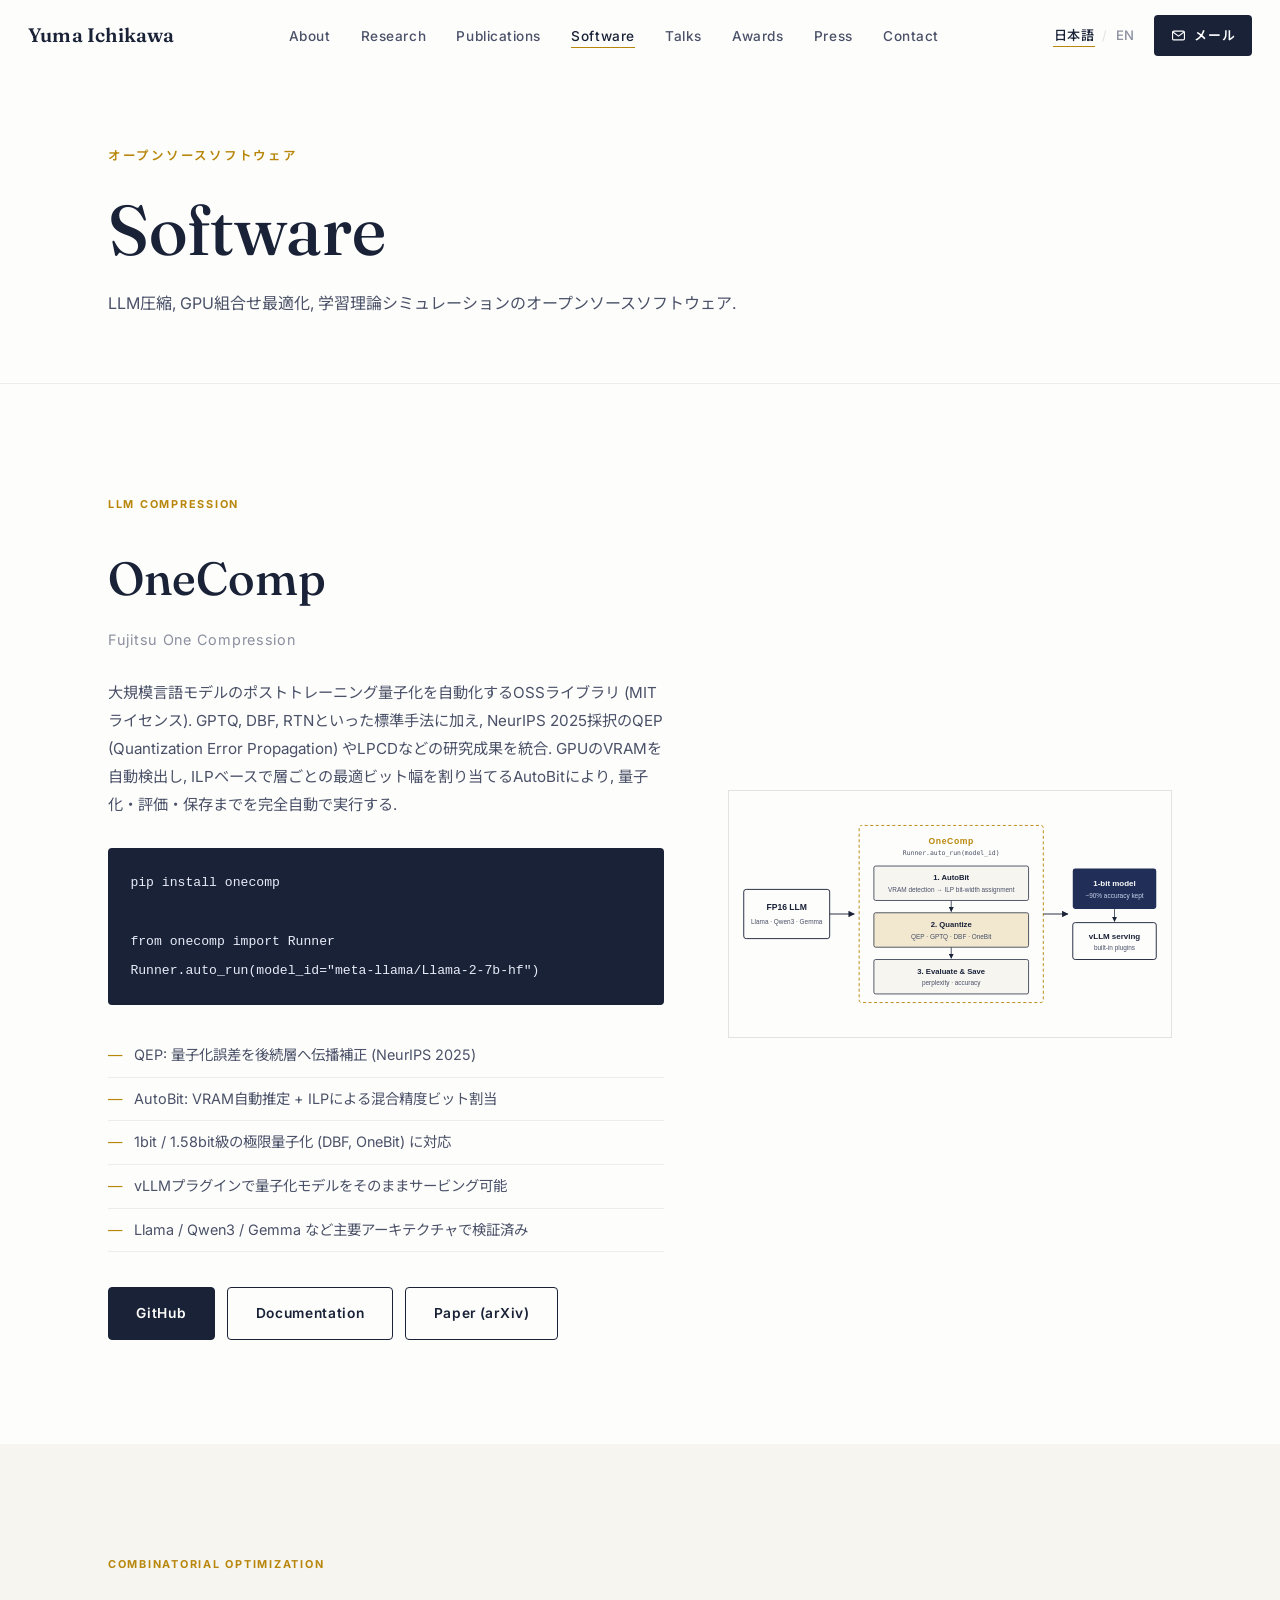
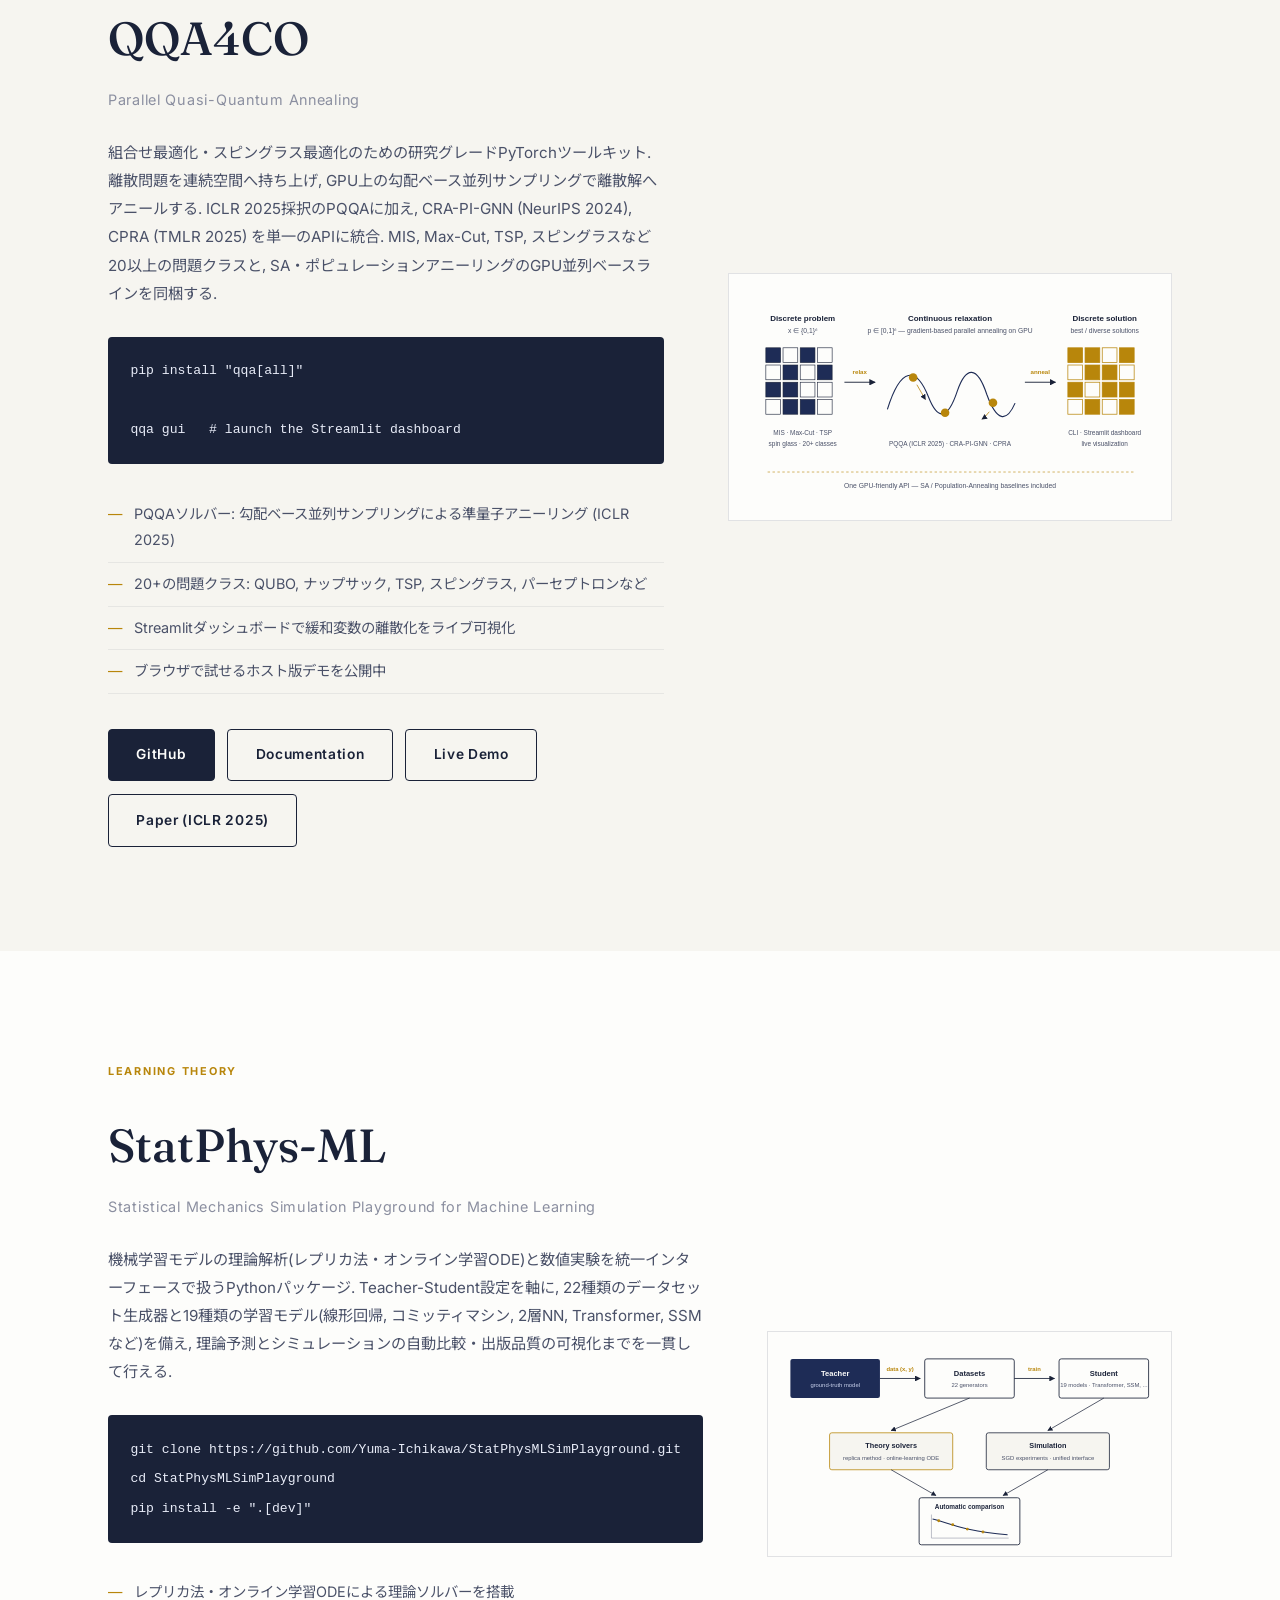
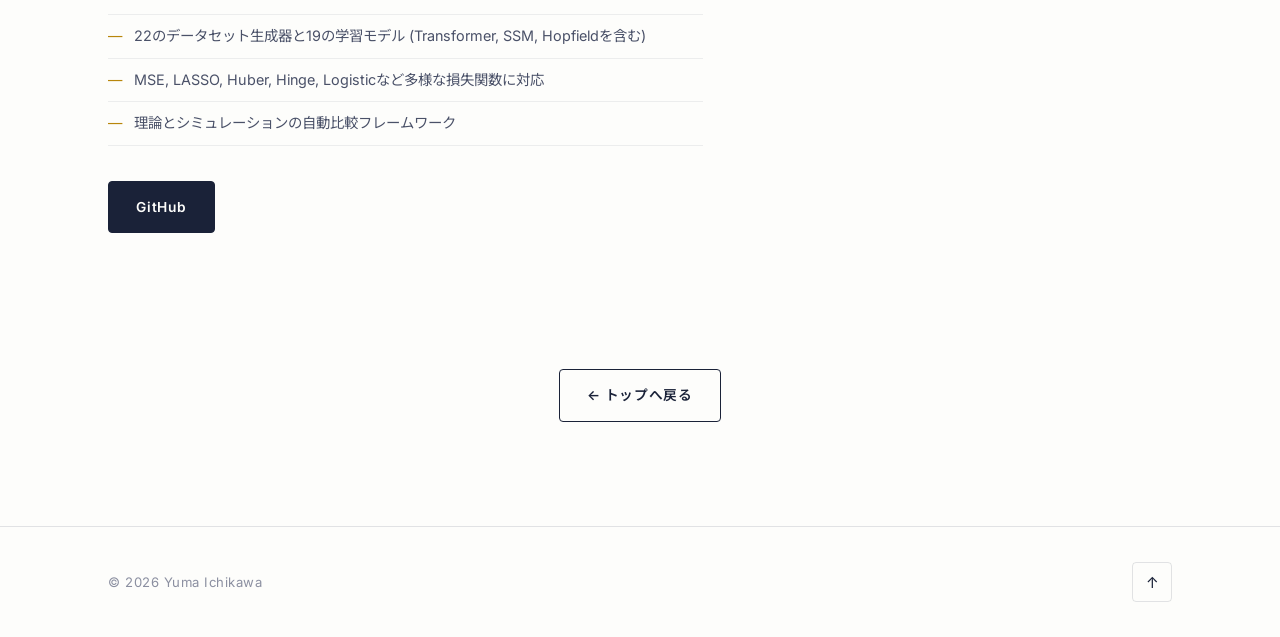
<file: software.html>
<!DOCTYPE html>
<html lang="ja" data-lang="ja">
<head>
<meta charset="UTF-8" />
<meta name="viewport" content="width=device-width, initial-scale=1.0" />
<title>Software — Yuma Ichikawa</title>
<meta name="description" content="Open-source software by Yuma Ichikawa: OneComp (LLM compression), QQA4CO (GPU combinatorial optimization), StatPhys-ML (statistical mechanics of machine learning)." />
<meta name="theme-color" content="#fdfdfb" />

<link rel="icon" type="image/svg+xml" href="assets/img/favicon.svg" />
<link rel="mask-icon" href="assets/img/favicon.svg" color="#1e2c56" />
<link rel="preconnect" href="https://fonts.googleapis.com" />
<link rel="preconnect" href="https://fonts.gstatic.com" crossorigin />
<link href="https://fonts.googleapis.com/css2?family=Fraunces:ital,opsz,wght@0,9..144,300..700;1,9..144,300..700&family=Inter:wght@400;500;600;700&family=Noto+Sans+JP:wght@400;500;700&family=Noto+Serif+JP:wght@500;600&display=swap" rel="stylesheet" />
<link rel="stylesheet" href="css/style.css" />
</head>
<body>

<div class="progress-bar" id="progressBar"></div>

<!-- ========== HEADER ========== -->
<header class="site-header" id="siteHeader">
  <nav class="nav container-wide">
    <a href="index.html" class="wordmark">Yuma&nbsp;Ichikawa</a>

    <button class="nav-toggle" id="navToggle" aria-label="Menu" aria-expanded="false">
      <span></span><span></span>
    </button>

    <ul class="nav-links" id="navLinks">
      <li class="nav-mobile-only">
        <div class="lang-switch" role="group" aria-label="Language">
          <button class="lang-btn" data-set-lang="ja">日本語</button>
          <span class="lang-sep">/</span>
          <button class="lang-btn" data-set-lang="en">EN</button>
        </div>
      </li>
      <li><a href="index.html#about" class="nav-link">About</a></li>
      <li><a href="index.html#research" class="nav-link">Research</a></li>
      <li><a href="index.html#publications" class="nav-link">Publications</a></li>
      <li><a href="software.html" class="nav-link is-current">Software</a></li>
      <li><a href="index.html#talks" class="nav-link">Talks</a></li>
      <li><a href="index.html#awards" class="nav-link">Awards</a></li>
      <li><a href="index.html#press" class="nav-link">Press</a></li>
      <li><a href="index.html#contact" class="nav-link">Contact</a></li>
      <li class="nav-mobile-only">
        <a class="btn-mail" href="mailto:ichikawa.yuma@fujitsu.com">
          <svg viewBox="0 0 24 24" fill="none" stroke="currentColor" stroke-width="1.8" aria-hidden="true"><rect x="2.5" y="5" width="19" height="14" rx="2"/><path d="M3 6.5 12 13l9-6.5"/></svg>
          <span class="btn-mail-label"><span class="ja">メール</span><span class="en">Email</span></span>
        </a>
      </li>
    </ul>

    <div class="nav-right">
      <div class="lang-switch" role="group" aria-label="Language">
        <button class="lang-btn" id="langJa" data-set-lang="ja">日本語</button>
        <span class="lang-sep">/</span>
        <button class="lang-btn" id="langEn" data-set-lang="en">EN</button>
      </div>
      <a class="btn-mail" href="mailto:ichikawa.yuma@fujitsu.com">
        <svg viewBox="0 0 24 24" fill="none" stroke="currentColor" stroke-width="1.8" aria-hidden="true"><rect x="2.5" y="5" width="19" height="14" rx="2"/><path d="M3 6.5 12 13l9-6.5"/></svg>
        <span class="btn-mail-label"><span class="ja">メール</span><span class="en">Email</span></span>
      </a>
    </div>
  </nav>
</header>

<main>

  <!-- ========== PAGE HERO ========== -->
  <section class="page-hero">
    <div class="container">
      <p class="hero-kicker reveal"><span class="ja">オープンソースソフトウェア</span><span class="en">Open-Source Software</span></p>
      <h1 class="page-title reveal">Software</h1>
      <p class="page-lead reveal">
        <span class="ja">LLM圧縮, GPU組合せ最適化, 学習理論シミュレーションのオープンソースソフトウェア.</span>
        <span class="en">Open-source software for LLM compression, GPU combinatorial optimization, and learning-theory simulation.</span>
      </p>
    </div>
  </section>

  <!-- ========== ONECOMP ========== -->
  <section class="section software-detail" id="onecomp">
    <div class="container">
      <div class="sw-grid">
        <div class="sw-info reveal">
          <span class="software-tag">LLM Compression</span>
          <h2 class="sw-name">OneComp</h2>
          <p class="sw-sub">Fujitsu One Compression</p>

          <p class="sw-desc">
            <span class="ja">大規模言語モデルのポストトレーニング量子化を自動化するOSSライブラリ (MITライセンス). GPTQ, DBF, RTNといった標準手法に加え, NeurIPS 2025採択のQEP (Quantization Error Propagation) やLPCDなどの研究成果を統合. GPUのVRAMを自動検出し, ILPベースで層ごとの最適ビット幅を割り当てるAutoBitにより, 量子化・評価・保存までを完全自動で実行する.</span>
            <span class="en">An open-source library (MIT) for automated post-training quantization of LLMs. Alongside standard methods (GPTQ, DBF, RTN), it integrates research results such as QEP — Quantization Error Propagation (NeurIPS 2025) — and LPCD. AutoBit detects available GPU VRAM and assigns per-layer bit-widths via ILP, running quantization, evaluation, and saving fully automatically.</span>
          </p>

          <div class="sw-code">
            <pre><code>pip install onecomp

from onecomp import Runner
Runner.auto_run(model_id="meta-llama/Llama-2-7b-hf")</code></pre>
          </div>

          <ul class="sw-features">
            <li><span class="ja">QEP: 量子化誤差を後続層へ伝播補正 (NeurIPS 2025)</span><span class="en">QEP: propagates and compensates quantization error across layers (NeurIPS 2025)</span></li>
            <li><span class="ja">AutoBit: VRAM自動推定 + ILPによる混合精度ビット割当</span><span class="en">AutoBit: automatic VRAM estimation + ILP-based mixed-precision assignment</span></li>
            <li><span class="ja">1bit / 1.58bit級の極限量子化 (DBF, OneBit) に対応</span><span class="en">Extreme low-bit quantization down to 1-bit / 1.58-bit (DBF, OneBit)</span></li>
            <li><span class="ja">vLLMプラグインで量子化モデルをそのままサービング可能</span><span class="en">Serve quantized models directly with vLLM via built-in plugins</span></li>
            <li><span class="ja">Llama / Qwen3 / Gemma など主要アーキテクチャで検証済み</span><span class="en">Verified on major architectures: Llama, Qwen3, Gemma, and more</span></li>
          </ul>

          <div class="sw-links">
            <a class="btn btn-solid" href="https://github.com/FujitsuResearch/OneCompression" target="_blank" rel="noopener">GitHub</a>
            <a class="btn btn-line" href="https://fujitsuresearch.github.io/OneCompression/" target="_blank" rel="noopener">Documentation</a>
            <a class="btn btn-line" href="https://arxiv.org/abs/2603.28845" target="_blank" rel="noopener">Paper (arXiv)</a>
          </div>
        </div>

        <figure class="sw-art sw-diagram reveal">
          <img src="assets/img/diagram-onecomp.svg" alt="OneComp pipeline: FP16 LLM goes through AutoBit, quantization, and evaluation, producing a 1-bit model served by vLLM" loading="lazy" />
        </figure>
      </div>
    </div>
  </section>

  <!-- ========== QQA4CO ========== -->
  <section class="section section-tinted software-detail" id="qqa4co">
    <div class="container">
      <div class="sw-grid sw-grid-flip">
        <div class="sw-info reveal">
          <span class="software-tag">Combinatorial Optimization</span>
          <h2 class="sw-name">QQA4CO</h2>
          <p class="sw-sub">Parallel Quasi-Quantum Annealing</p>

          <p class="sw-desc">
            <span class="ja">組合せ最適化・スピングラス最適化のための研究グレードPyTorchツールキット. 離散問題を連続空間へ持ち上げ, GPU上の勾配ベース並列サンプリングで離散解へアニールする. ICLR 2025採択のPQQAに加え, CRA-PI-GNN (NeurIPS 2024), CPRA (TMLR 2025) を単一のAPIに統合. MIS, Max-Cut, TSP, スピングラスなど20以上の問題クラスと, SA・ポピュレーションアニーリングのGPU並列ベースラインを同梱する.</span>
            <span class="en">A research-grade PyTorch toolkit for combinatorial and spin-glass optimization. It lifts discrete problems into continuous space and anneals toward discrete minima with gradient-based parallel sampling on GPU. Unifies PQQA (ICLR 2025), CRA-PI-GNN (NeurIPS 2024), and CPRA (TMLR 2025) behind one API, with a 20+ class problem catalogue and GPU-parallel SA / population-annealing baselines.</span>
          </p>

          <div class="sw-code">
            <pre><code>pip install "qqa[all]"

qqa gui   # launch the Streamlit dashboard</code></pre>
          </div>

          <ul class="sw-features">
            <li><span class="ja">PQQAソルバー: 勾配ベース並列サンプリングによる準量子アニーリング (ICLR 2025)</span><span class="en">PQQA solver: quasi-quantum annealing with gradient-based parallel sampling (ICLR 2025)</span></li>
            <li><span class="ja">20+の問題クラス: QUBO, ナップサック, TSP, スピングラス, パーセプトロンなど</span><span class="en">20+ problem classes: QUBO graphs, knapsack, TSP, spin glasses, perceptrons, and more</span></li>
            <li><span class="ja">Streamlitダッシュボードで緩和変数の離散化をライブ可視化</span><span class="en">Live Streamlit dashboard visualizing relaxed variables as they discretize</span></li>
            <li><span class="ja">ブラウザで試せるホスト版デモを公開中</span><span class="en">A hosted, zero-install web demo is available</span></li>
          </ul>

          <div class="sw-links">
            <a class="btn btn-solid" href="https://github.com/Yuma-Ichikawa/QQA4CO" target="_blank" rel="noopener">GitHub</a>
            <a class="btn btn-line" href="https://yuma-ichikawa.github.io/QQA4CO/" target="_blank" rel="noopener">Documentation</a>
            <a class="btn btn-line" href="https://parallelquasiquantum4co.streamlit.app/" target="_blank" rel="noopener">Live Demo</a>
            <a class="btn btn-line" href="https://openreview.net/forum?id=9EfBeXaXf0" target="_blank" rel="noopener">Paper (ICLR 2025)</a>
          </div>
        </div>

        <figure class="sw-art sw-diagram reveal">
          <img src="assets/img/diagram-qqa4co.svg" alt="QQA4CO workflow: a discrete problem is relaxed into continuous space, annealed with gradient-based parallel sampling on GPU, and mapped back to discrete solutions" loading="lazy" />
        </figure>
      </div>
    </div>
  </section>

  <!-- ========== STATPHYS-ML ========== -->
  <section class="section software-detail" id="statphysml">
    <div class="container">
      <div class="sw-grid">
        <div class="sw-info reveal">
          <span class="software-tag">Learning Theory</span>
          <h2 class="sw-name">StatPhys-ML</h2>
          <p class="sw-sub">Statistical Mechanics Simulation Playground for Machine Learning</p>

          <p class="sw-desc">
            <span class="ja">機械学習モデルの理論解析(レプリカ法・オンライン学習ODE)と数値実験を統一インターフェースで扱うPythonパッケージ. Teacher-Student設定を軸に, 22種類のデータセット生成器と19種類の学習モデル(線形回帰, コミッティマシン, 2層NN, Transformer, SSMなど)を備え, 理論予測とシミュレーションの自動比較・出版品質の可視化までを一貫して行える.</span>
            <span class="en">A Python package unifying theoretical analysis (replica method, online-learning ODEs) and numerical experiments for machine learning under a single interface. Built around the teacher-student setting, it ships 22 dataset generators and 19 learning models (linear regression, committee machines, two-layer networks, Transformers, SSMs, and more), with automatic theory-vs-simulation comparison and publication-quality visualization.</span>
          </p>

          <div class="sw-code">
            <pre><code>git clone https://github.com/Yuma-Ichikawa/StatPhysMLSimPlayground.git
cd StatPhysMLSimPlayground
pip install -e ".[dev]"</code></pre>
          </div>

          <ul class="sw-features">
            <li><span class="ja">レプリカ法・オンライン学習ODEによる理論ソルバーを搭載</span><span class="en">Theory solvers based on the replica method and online-learning ODEs</span></li>
            <li><span class="ja">22のデータセット生成器と19の学習モデル (Transformer, SSM, Hopfieldを含む)</span><span class="en">22 dataset generators and 19 learning models (incl. Transformers, SSMs, Hopfield)</span></li>
            <li><span class="ja">MSE, LASSO, Huber, Hinge, Logisticなど多様な損失関数に対応</span><span class="en">Diverse loss functions: MSE, LASSO, Huber, Hinge, Logistic, and more</span></li>
            <li><span class="ja">理論とシミュレーションの自動比較フレームワーク</span><span class="en">A unified framework with automatic theory-simulation comparison</span></li>
          </ul>

          <div class="sw-links">
            <a class="btn btn-solid" href="https://github.com/Yuma-Ichikawa/StatPhysMLSimPlayground" target="_blank" rel="noopener">GitHub</a>
          </div>
        </div>

        <figure class="sw-art sw-diagram reveal">
          <img src="assets/img/diagram-statphysml.svg" alt="StatPhys-ML framework: teacher-student setting where theory solvers (replica method, online ODEs) and simulations are compared automatically" loading="lazy" />
        </figure>
      </div>
    </div>
  </section>

  <!-- ========== BACK ========== -->
  <section class="section back-home">
    <div class="container reveal" style="text-align:center;">
      <a href="index.html" class="btn btn-line"><span class="ja">&larr; トップへ戻る</span><span class="en">&larr; Back to home</span></a>
    </div>
  </section>

</main>

<footer class="site-footer">
  <div class="container footer-inner">
    <p>&copy; <span id="year"></span> Yuma Ichikawa</p>
    <button id="backToTop" class="back-to-top" aria-label="Back to top">&uarr;</button>
  </div>
</footer>

<script src="js/main.js"></script>
</body>
</html>
</file>
<file: css/style.css>
/* ==========================================================================
   Design tokens — white editorial
   ========================================================================== */
:root {
  --paper: #fdfdfb;
  --paper-tint: #f6f5f0;
  --ink: #1a2238;
  --ink-soft: #4a5168;
  --ink-dim: #8b8fa0;
  --hairline: rgba(26, 34, 56, 0.12);
  --hairline-soft: rgba(26, 34, 56, 0.07);
  --navy: #1e2c56;
  --gold: #b8860b;
  --gold-soft: rgba(184, 134, 11, 0.09);
  --radius: 4px;
  --serif: "Fraunces", "Noto Serif JP", Georgia, serif;
  --sans: "Inter", "Noto Sans JP", -apple-system, BlinkMacSystemFont, "Segoe UI", "Hiragino Sans", sans-serif;
  --maxw: 1120px;
  --maxw-wide: 1320px;
  --header-h: 72px;
}

* { box-sizing: border-box; -webkit-tap-highlight-color: transparent; }
html {
  scroll-behavior: smooth; scroll-padding-top: calc(var(--header-h) + 12px);
  -webkit-text-size-adjust: 100%; text-size-adjust: 100%;
}

body {
  margin: 0;
  background: var(--paper);
  color: var(--ink);
  font-family: var(--sans);
  font-size: 16px;
  line-height: 1.85;
  -webkit-font-smoothing: antialiased;
  overflow-x: hidden;
}

.container { max-width: var(--maxw); margin: 0 auto; padding: 0 28px; }
.container-wide { max-width: var(--maxw-wide); margin: 0 auto; padding: 0 28px; }

a { color: inherit; text-decoration: none; }
h1, h2, h3 { margin: 0; font-weight: 600; }
img { max-width: 100%; display: block; }

button {
  -webkit-appearance: none; appearance: none;
  font-family: inherit; color: inherit;
  border-radius: 0; margin: 0; padding: 0;
  background: none; border: none;
}

::selection { background: var(--navy); color: #fff; }
::-webkit-selection { background: var(--navy); color: #fff; }

:focus-visible { outline: 2px solid var(--gold); outline-offset: 3px; }

/* ---------- language switching ---------- */
html[data-lang="ja"] .en { display: none !important; }
html[data-lang="en"] .ja { display: none !important; }

/* ---------- scroll progress ---------- */
.progress-bar {
  position: fixed; top: 0; left: 0; height: 2px; width: 0%;
  background: var(--gold); z-index: 1000;
}

/* ==========================================================================
   Header
   ========================================================================== */
.site-header {
  position: fixed; top: 0; left: 0; right: 0; z-index: 100;
  height: var(--header-h);
  display: flex; align-items: center;
  background: rgba(253, 253, 251, 0.88);
  -webkit-backdrop-filter: blur(12px);
  backdrop-filter: blur(12px);
  border-bottom: 1px solid transparent;
  transition: border-color 0.3s ease, box-shadow 0.3s ease;
}
.site-header.is-scrolled {
  border-bottom-color: var(--hairline-soft);
  box-shadow: 0 8px 24px rgba(26, 34, 56, 0.05);
}

.nav { display: flex; align-items: center; justify-content: space-between; width: 100%; gap: 1.5rem; }

.wordmark {
  font-family: var(--serif);
  font-size: 1.22rem;
  font-weight: 600;
  letter-spacing: 0.01em;
  white-space: nowrap;
}

.nav-links { display: flex; gap: 1.9rem; list-style: none; margin: 0; padding: 0; }
.nav-link {
  font-size: 0.85rem; font-weight: 500; letter-spacing: 0.04em;
  color: var(--ink-soft); position: relative; padding: 4px 0;
  transition: color 0.25s ease;
}
.nav-link::after {
  content: ""; position: absolute; left: 0; bottom: 0; height: 1px; width: 0%;
  background: var(--gold); transition: width 0.25s ease;
}
.nav-link:hover, .nav-link.is-current { color: var(--ink); }
.nav-link:hover::after, .nav-link.is-current::after { width: 100%; }

.nav-mobile-only { display: none; }

.lang-switch { display: flex; align-items: center; gap: 0.45rem; flex-shrink: 0; }
.lang-btn {
  background: none; border: none; padding: 2px 1px; cursor: pointer;
  font-family: var(--sans); font-size: 0.82rem; font-weight: 500;
  color: var(--ink-dim); letter-spacing: 0.03em;
  border-bottom: 1px solid transparent; transition: color 0.25s ease;
}
.lang-btn.is-active { color: var(--ink); border-bottom-color: var(--gold); }
.lang-btn:hover { color: var(--ink); }
.lang-sep { color: var(--hairline); font-size: 0.8rem; }

.nav-right { display: flex; align-items: center; gap: 1.2rem; flex-shrink: 0; }

.btn-mail {
  display: inline-flex; align-items: center; gap: 0.5rem;
  padding: 0.52rem 1.05rem; border-radius: var(--radius);
  background: var(--ink); color: #fff;
  font-size: 0.8rem; font-weight: 600; letter-spacing: 0.05em;
  transition: background 0.25s ease, transform 0.25s ease;
  white-space: nowrap;
}
.btn-mail:hover { background: var(--gold); transform: translateY(-1px); }
.btn-mail svg { width: 15px; height: 15px; flex-shrink: 0; }

.nav-toggle {
  display: none; flex-direction: column; justify-content: center; gap: 6px;
  width: 36px; height: 36px; background: none; border: none; cursor: pointer;
}
.nav-toggle span { width: 22px; height: 1.5px; background: var(--ink); transition: 0.3s ease; margin-left: auto; }
.nav-toggle span:first-child { width: 100%; }

/* ==========================================================================
   Hero
   ========================================================================== */
.hero {
  padding-top: calc(var(--header-h) + 4.5rem);
  padding-bottom: 5.5rem;
  border-bottom: 1px solid var(--hairline-soft);
}

.hero-grid {
  display: grid;
  grid-template-columns: 1fr 1fr;
  gap: 4rem;
  align-items: center;
}

.hero-kicker {
  font-size: 0.78rem; letter-spacing: 0.22em; text-transform: uppercase;
  color: var(--gold); font-weight: 600; margin: 0 0 1.6rem;
}

.hero-name {
  font-family: var(--serif);
  font-size: clamp(3.2rem, 7vw, 5.4rem);
  font-weight: 500;
  line-height: 1.02;
  letter-spacing: -0.015em;
  margin-bottom: 0.9rem;
}

.hero-name-jp {
  font-size: 1.02rem; color: var(--ink-dim); letter-spacing: 0.22em;
  margin: 0 0 2rem;
}

.hero-role { font-size: 1rem; color: var(--ink-soft); margin: 0 0 1.6rem; line-height: 2; }
.hero-role a { border-bottom: 1px solid var(--hairline); transition: border-color 0.25s; }
.hero-role a:hover { border-color: var(--gold); }

.hero-tagline { max-width: 30rem; color: var(--ink-soft); font-size: 0.98rem; margin: 0 0 2.4rem; }

.hero-actions { display: flex; gap: 0.9rem; flex-wrap: wrap; margin-bottom: 2.4rem; }

.btn {
  display: inline-flex; align-items: center; gap: 0.5rem;
  padding: 0.78rem 1.7rem; font-size: 0.86rem; font-weight: 600;
  letter-spacing: 0.05em; border-radius: var(--radius);
  transition: all 0.28s ease; cursor: pointer; border: 1px solid var(--ink);
}
.btn-solid { background: var(--ink); color: var(--paper); }
.btn-solid:hover { background: var(--navy); border-color: var(--navy); transform: translateY(-2px); box-shadow: 0 12px 28px rgba(26, 34, 56, 0.22); }
.btn-line { background: transparent; color: var(--ink); }
.btn-line:hover { background: var(--ink); color: var(--paper); transform: translateY(-2px); box-shadow: 0 12px 28px rgba(26, 34, 56, 0.16); }
.btn-gold { background: var(--gold); border-color: var(--gold); color: #fff; }
.btn-gold:hover { background: #9a7009; border-color: #9a7009; transform: translateY(-2px); box-shadow: 0 12px 28px rgba(184, 134, 11, 0.3); }
.btn svg { width: 16px; height: 16px; flex-shrink: 0; }

.hero-mail { margin: -1.4rem 0 2.2rem; font-size: 0.92rem; }
.hero-mail a {
  color: var(--ink-soft); font-weight: 500; letter-spacing: 0.03em;
  border-bottom: 1px solid var(--hairline); padding-bottom: 1px;
  transition: color 0.25s ease, border-color 0.25s ease;
}
.hero-mail a:hover { color: var(--gold); border-color: var(--gold); }

.hero-affil { display: flex; align-items: center; gap: 1.8rem; margin: 0 0 1.9rem; }
.hero-affil img { display: block; }
.hero-affil-fujitsu { height: 22px; width: auto; }
.hero-affil-riken { display: inline-flex; align-items: center; gap: 0.5rem; }
.hero-affil-riken img { height: 26px; width: auto; }
.hero-affil-riken span {
  font-size: 0.82rem; font-weight: 600; letter-spacing: 0.08em; color: var(--ink-soft);
}
.hero-affil a { opacity: 0.85; transition: opacity 0.25s ease; }
.hero-affil a:hover { opacity: 1; }

.hero-socials { display: flex; gap: 1.5rem; flex-wrap: wrap; }
.hero-socials a {
  font-size: 0.8rem; font-weight: 500; letter-spacing: 0.08em; text-transform: uppercase;
  color: var(--ink-dim); border-bottom: 1px solid transparent; padding-bottom: 2px;
  transition: color 0.25s ease, border-color 0.25s ease;
}
.hero-socials a:hover { color: var(--gold); border-color: var(--gold); }

.hero-art { margin: 0; }
.hero-art img { width: 100%; height: auto; }
.hero-art figcaption,
.research-banner figcaption,
.sw-art figcaption {
  margin-top: 0.9rem; font-size: 0.78rem; color: var(--ink-dim);
  letter-spacing: 0.04em; text-align: center;
}

/* ==========================================================================
   Sections
   ========================================================================== */
.section { padding: 6.5rem 0; }
.section-tinted { background: var(--paper-tint); }

.section-head {
  display: flex; align-items: baseline; gap: 1.4rem;
  margin-bottom: 3.2rem; padding-bottom: 1.4rem;
  border-bottom: 1px solid var(--hairline);
}
.section-no {
  font-family: var(--serif); font-style: italic; font-size: 1rem; color: var(--gold);
}
.section-title {
  font-family: var(--serif); font-size: clamp(1.9rem, 4vw, 2.7rem);
  font-weight: 500; letter-spacing: -0.01em;
}

/* reveal */
.reveal { opacity: 0; transform: translateY(22px); transition: opacity 0.7s ease, transform 0.7s ease; }
.reveal.is-visible { opacity: 1; transform: translateY(0); }

/* ==========================================================================
   About
   ========================================================================== */
.about-grid { display: grid; grid-template-columns: 1.55fr 1fr; gap: 4rem; align-items: start; }
.about-text p { margin: 0 0 1.4rem; color: var(--ink-soft); }
.about-text p strong { color: var(--ink); }

.about-callout {
  margin-top: 2rem; padding: 1.5rem 1.7rem;
  background: var(--gold-soft); border-left: 2px solid var(--gold);
  box-shadow: 0 10px 28px rgba(184, 134, 11, 0.07);
}
.about-callout p { margin: 0; font-size: 0.93rem; color: var(--ink); }
.about-callout strong { color: var(--gold); letter-spacing: 0.06em; }

.about-facts dl { margin: 0; display: flex; flex-direction: column; }
.about-facts dl > div {
  padding: 1.05rem 0; border-bottom: 1px solid var(--hairline-soft);
  display: grid; grid-template-columns: 92px 1fr; gap: 1rem;
}
.about-facts dl > div:first-child { border-top: 1px solid var(--hairline); }
.about-facts dt {
  font-size: 0.72rem; letter-spacing: 0.12em; text-transform: uppercase;
  color: var(--ink-dim); padding-top: 3px;
}
.about-facts dd { margin: 0; font-size: 0.92rem; line-height: 1.65; }
.about-facts .muted { color: var(--ink-dim); font-size: 0.84rem; }
.about-facts a { border-bottom: 1px solid var(--hairline); }
.about-facts a:hover { border-color: var(--gold); color: var(--gold); }
.aff-logo { display: block; margin-bottom: 0.45rem; }
.aff-logo-fujitsu { height: 17px; width: auto; }
.aff-logo-riken { height: 22px; width: auto; }

/* ==========================================================================
   Research
   ========================================================================== */
.research-grid { display: grid; grid-template-columns: repeat(2, 1fr); gap: 0; border-top: 1px solid var(--hairline); }
.research-card {
  padding: 2.2rem 2rem 2.2rem 0;
  border-bottom: 1px solid var(--hairline);
  position: relative;
  transition: background 0.3s ease;
}
.research-card:hover { background: var(--gold-soft); }
.research-card:nth-child(odd) { border-right: 1px solid var(--hairline); padding-right: 2.4rem; }
.research-card:nth-child(even) { padding-left: 2.4rem; }
.research-index {
  font-family: var(--serif); font-style: italic; font-size: 0.95rem; color: var(--gold);
  display: block; margin-bottom: 0.9rem;
}
.research-card h3 { font-family: var(--serif); font-size: 1.32rem; font-weight: 500; margin-bottom: 0.7rem; }
.research-card p { margin: 0; color: var(--ink-soft); font-size: 0.92rem; }

.research-banner { margin: 4rem 0 0; }
.research-banner img { width: 100%; height: auto; }

/* ==========================================================================
   Publications
   ========================================================================== */
.year-filter { display: flex; gap: 0.5rem; flex-wrap: wrap; margin-bottom: 3rem; }
.chip {
  padding: 0.45rem 1.15rem; border: 1px solid var(--hairline);
  background: transparent; color: var(--ink-soft);
  font-family: var(--sans); font-size: 0.82rem; font-weight: 500; letter-spacing: 0.04em;
  cursor: pointer; transition: all 0.25s ease; border-radius: var(--radius);
}
.chip:hover { border-color: var(--ink); color: var(--ink); }
.chip.is-active { background: var(--ink); color: var(--paper); border-color: var(--ink); }

.pub-list { display: flex; flex-direction: column; border-top: 1px solid var(--hairline); }
.pub-item {
  display: grid; grid-template-columns: 86px 1fr; gap: 1.8rem;
  padding: 2rem 0; border-bottom: 1px solid var(--hairline-soft);
}
.pub-item.is-hidden { display: none; }
.pub-year {
  font-family: var(--serif); font-style: italic; font-size: 1.05rem; color: var(--ink-dim);
  padding-top: 3px;
}
.pub-title { font-family: var(--serif); font-size: 1.18rem; font-weight: 500; line-height: 1.55; margin-bottom: 0.55rem; }
.pub-authors { color: var(--ink-soft); font-size: 0.88rem; margin: 0 0 0.25rem; }
.pub-authors strong { color: var(--ink); font-weight: 600; }
.pub-venue { color: var(--ink-dim); font-size: 0.83rem; font-style: italic; margin: 0 0 0.7rem; }
.pub-desc { color: var(--ink-soft); font-size: 0.9rem; margin: 0 0 0.8rem; max-width: 46rem; }
.badge {
  display: inline-block; padding: 0.16rem 0.65rem; margin-left: 0.4rem;
  background: var(--gold-soft); color: var(--gold); border: 1px solid rgba(184, 134, 11, 0.28);
  font-style: normal; font-size: 0.68rem; font-weight: 700; letter-spacing: 0.06em;
  border-radius: 2px; vertical-align: 1px;
}
.pub-links { display: flex; gap: 1.3rem; }
.pub-links a {
  font-size: 0.8rem; font-weight: 600; letter-spacing: 0.05em; text-transform: uppercase;
  color: var(--gold); border-bottom: 1px solid transparent; padding-bottom: 1px;
  transition: border-color 0.25s;
}
.pub-links a:hover { border-color: var(--gold); }

/* ==========================================================================
   Software (top-page cards)
   ========================================================================== */
.software-grid { display: grid; grid-template-columns: repeat(3, 1fr); gap: 1.6rem; }
.software-card {
  display: flex; flex-direction: column; position: relative;
  padding: 2.1rem 1.9rem; background: var(--paper);
  border: 1px solid var(--hairline); overflow: hidden;
  transition: transform 0.3s ease, box-shadow 0.3s ease, border-color 0.3s ease;
}
.software-card::before {
  content: ""; position: absolute; top: 0; left: 0; right: 0; height: 2px;
  background: var(--gold); transform: scaleX(0); transform-origin: left;
  transition: transform 0.35s ease;
}
.software-card:hover {
  transform: translateY(-5px);
  border-color: var(--ink);
  box-shadow: 0 18px 44px rgba(26, 34, 56, 0.08);
}
.software-card:hover::before { transform: scaleX(1); }
.software-tag {
  font-size: 0.68rem; letter-spacing: 0.16em; text-transform: uppercase;
  color: var(--gold); font-weight: 700; margin-bottom: 1rem; display: inline-block;
}
.software-card h3 { font-family: var(--serif); font-size: 1.5rem; font-weight: 500; margin-bottom: 0.8rem; }
.software-card p { color: var(--ink-soft); font-size: 0.89rem; margin: 0 0 1.6rem; flex-grow: 1; }
.software-more { font-size: 0.8rem; font-weight: 600; letter-spacing: 0.05em; color: var(--ink); }

/* ==========================================================================
   Software detail page
   ========================================================================== */
.page-hero {
  padding-top: calc(var(--header-h) + 4.5rem);
  padding-bottom: 4rem;
  border-bottom: 1px solid var(--hairline-soft);
}
.page-title {
  font-family: var(--serif); font-size: clamp(2.8rem, 6vw, 4.4rem);
  font-weight: 500; line-height: 1.05; margin-bottom: 1.4rem;
}
.page-lead { max-width: 44rem; color: var(--ink-soft); font-size: 1rem; margin: 0; }

.software-detail .sw-grid {
  display: grid; grid-template-columns: 1.25fr 1fr; gap: 4rem; align-items: center;
}
.software-detail .sw-grid-flip { grid-template-columns: 1.25fr 1fr; }

.sw-name { font-family: var(--serif); font-size: clamp(2rem, 4vw, 2.9rem); font-weight: 500; margin: 0.4rem 0 0.3rem; }
.sw-sub { color: var(--ink-dim); font-size: 0.9rem; letter-spacing: 0.05em; margin: 0 0 1.6rem; }
.sw-desc { color: var(--ink-soft); font-size: 0.95rem; margin: 0 0 1.8rem; }

.sw-code {
  background: var(--ink); border-radius: var(--radius);
  padding: 1.2rem 1.4rem; margin-bottom: 1.8rem; overflow-x: auto;
}
.sw-code pre { margin: 0; }
.sw-code code {
  font-family: "SFMono-Regular", Consolas, "Liberation Mono", monospace;
  font-size: 0.82rem; line-height: 1.7; color: #e8ecf8; white-space: pre;
}

.sw-features { list-style: none; margin: 0 0 2.2rem; padding: 0; }
.sw-features li {
  position: relative; padding: 0.5rem 0 0.5rem 1.6rem;
  color: var(--ink-soft); font-size: 0.9rem;
  border-bottom: 1px solid var(--hairline-soft);
}
.sw-features li::before {
  content: "—"; position: absolute; left: 0; color: var(--gold);
}

.sw-links { display: flex; gap: 0.8rem; flex-wrap: wrap; }
.sw-art { margin: 0; }
.sw-art img { width: 100%; height: auto; }
.sw-diagram img { border: 1px solid var(--hairline); background: var(--paper); }

.back-home { padding-top: 2rem; }

/* ==========================================================================
   Talks (timeline)
   ========================================================================== */
.timeline-year {
  font-family: var(--serif); font-style: italic; font-size: 1.5rem; color: var(--gold);
  margin: 2.6rem 0 1rem;
}
.timeline > .timeline-year:first-child { margin-top: 0; }
.timeline-list { list-style: none; margin: 0; padding: 0; border-top: 1px solid var(--hairline); }
.timeline-list li {
  padding: 1.05rem 0.2rem; border-bottom: 1px solid var(--hairline-soft);
  color: var(--ink-soft); font-size: 0.92rem;
}
.t-date {
  display: inline-block; min-width: 84px; color: var(--ink);
  font-weight: 600; font-size: 0.82rem; letter-spacing: 0.04em; margin-right: 0.7rem;
}

/* ==========================================================================
   Awards
   ========================================================================== */
.award-list { list-style: none; margin: 0; padding: 0; border-top: 1px solid var(--hairline); }
.award-item {
  display: grid; grid-template-columns: 110px 1fr; gap: 1.6rem; align-items: start;
  padding: 1.7rem 0.2rem; border-bottom: 1px solid var(--hairline-soft);
}
.award-date { font-weight: 600; color: var(--gold); font-size: 0.85rem; letter-spacing: 0.04em; padding-top: 3px; }
.award-item h3 { font-family: var(--serif); font-size: 1.12rem; font-weight: 500; margin-bottom: 0.35rem; }
.award-item p { color: var(--ink-soft); font-size: 0.88rem; margin: 0; }

/* ==========================================================================
   Press
   ========================================================================== */
.press-list { list-style: none; margin: 0; padding: 0; border-top: 1px solid var(--hairline); }
.press-item {
  display: grid; grid-template-columns: 110px 1fr; gap: 1.6rem; align-items: start;
  padding: 1.5rem 0.2rem; border-bottom: 1px solid var(--hairline-soft);
}
.p-date { color: var(--gold); font-weight: 600; font-size: 0.85rem; letter-spacing: 0.04em; padding-top: 3px; }
.p-body { min-width: 0; }
.p-title { margin: 0; font-size: 0.95rem; color: var(--ink); line-height: 1.75; }
.p-title a { border-bottom: 1px solid var(--hairline); transition: border-color 0.25s, color 0.25s; }
.p-title a:hover { color: var(--gold); border-color: var(--gold); }

.press-sub { list-style: none; margin: 0.8rem 0 0; padding: 0 0 0 1.3rem; }
.press-sub li {
  position: relative; padding: 0.3rem 0;
  color: var(--ink-soft); font-size: 0.85rem;
}
.press-sub li::before { content: "·"; position: absolute; left: -1.1rem; color: var(--gold); font-weight: 700; }
.press-sub a { border-bottom: 1px solid var(--hairline-soft); transition: border-color 0.25s, color 0.25s; }
.press-sub a:hover { color: var(--gold); border-color: var(--gold); }

/* ==========================================================================
   Contact
   ========================================================================== */
.section-contact { border-top: 1px solid var(--hairline-soft); }
.contact-lead { max-width: 40rem; color: var(--ink-soft); margin: 0 0 2.8rem; font-size: 1rem; }

.contact-grid { display: flex; gap: 1.4rem; flex-wrap: wrap; margin-bottom: 2.8rem; }
.contact-card {
  display: flex; flex-direction: column; gap: 0.4rem;
  padding: 1.5rem 2rem; border: 1px solid var(--hairline); min-width: 280px;
  background: var(--paper);
  transition: all 0.28s ease;
}
.contact-card:hover { border-color: var(--ink); transform: translateY(-3px); box-shadow: 0 14px 34px rgba(26, 34, 56, 0.09); }
.contact-label { font-size: 0.7rem; letter-spacing: 0.14em; text-transform: uppercase; color: var(--ink-dim); }
.contact-value { font-size: 1rem; font-weight: 600; color: var(--ink); }

.contact-links { display: flex; gap: 1.6rem; flex-wrap: wrap; }
.contact-links a {
  font-size: 0.8rem; font-weight: 500; letter-spacing: 0.08em; text-transform: uppercase;
  color: var(--ink-dim); border-bottom: 1px solid transparent; padding-bottom: 2px;
  transition: color 0.25s, border-color 0.25s;
}
.contact-links a:hover { color: var(--gold); border-color: var(--gold); }

/* ==========================================================================
   Footer
   ========================================================================== */
.site-footer { border-top: 1px solid var(--hairline); padding: 2.2rem 0; }
.footer-inner { display: flex; justify-content: space-between; align-items: center; }
.footer-inner p { margin: 0; color: var(--ink-dim); font-size: 0.82rem; letter-spacing: 0.04em; }
.back-to-top {
  width: 40px; height: 40px; border: 1px solid var(--hairline);
  background: transparent; color: var(--ink); cursor: pointer; font-size: 0.95rem;
  border-radius: var(--radius); transition: all 0.28s ease;
}
.back-to-top:hover { background: var(--ink); color: var(--paper); border-color: var(--ink); }

/* ==========================================================================
   Responsive
   ========================================================================== */
@media (max-width: 1060px) {
  .nav-links { gap: 1.3rem; }
  .hero-grid { gap: 2.5rem; }
}

@media (max-width: 920px) {
  .hero-grid { grid-template-columns: 1fr; }
  .hero-art { max-width: 640px; margin: 0 auto; }
  .about-grid { grid-template-columns: 1fr; gap: 2.6rem; }
  .software-grid { grid-template-columns: 1fr; }
  .software-detail .sw-grid,
  .software-detail .sw-grid-flip { grid-template-columns: 1fr; gap: 2.4rem; }
  .sw-art { max-width: 560px; margin: 0 auto; }
}

@media (max-width: 820px) {
  .nav-right { display: none; }
  .nav-links {
    position: fixed; top: var(--header-h); left: 0; right: 0; bottom: 0;
    background: var(--paper); flex-direction: column; align-items: stretch;
    padding: 2rem 28px 2.4rem; gap: 1.3rem; overflow-y: auto;
    transform: translateX(100%); transition: transform 0.35s ease; z-index: 90;
    border-top: 1px solid var(--hairline-soft);
  }
  .nav-links.is-open { transform: translateX(0); }
  .nav-link { font-size: 1.05rem; }
  .nav-toggle { display: flex; }
  .nav-toggle.is-open span:nth-child(1) { transform: translateY(4px) rotate(45deg); }
  .nav-toggle.is-open span:nth-child(2) { width: 100%; transform: translateY(-3.5px) rotate(-45deg); }

  .nav-mobile-only { display: block; }
  .nav-mobile-only .lang-switch {
    justify-content: center; gap: 0.6rem; padding-bottom: 1.1rem;
    border-bottom: 1px solid var(--hairline-soft);
  }
  .nav-mobile-only .lang-btn { font-size: 0.95rem; }
  .nav-mobile-only .btn-mail {
    justify-content: center; width: 100%; padding: 0.85rem 1rem;
  }
  .nav-mobile-only .btn-mail-label { display: inline; }
}

@media (max-width: 640px) {
  .section { padding: 4.5rem 0; }
  .research-grid { grid-template-columns: 1fr; }
  .research-card:nth-child(odd) { border-right: none; padding-right: 0; }
  .research-card:nth-child(even) { padding-left: 0; }
  .pub-item { grid-template-columns: 1fr; gap: 0.4rem; }
  .award-item, .press-item { grid-template-columns: 1fr; gap: 0.4rem; }
  .contact-card { min-width: 100%; }
}
</file>
